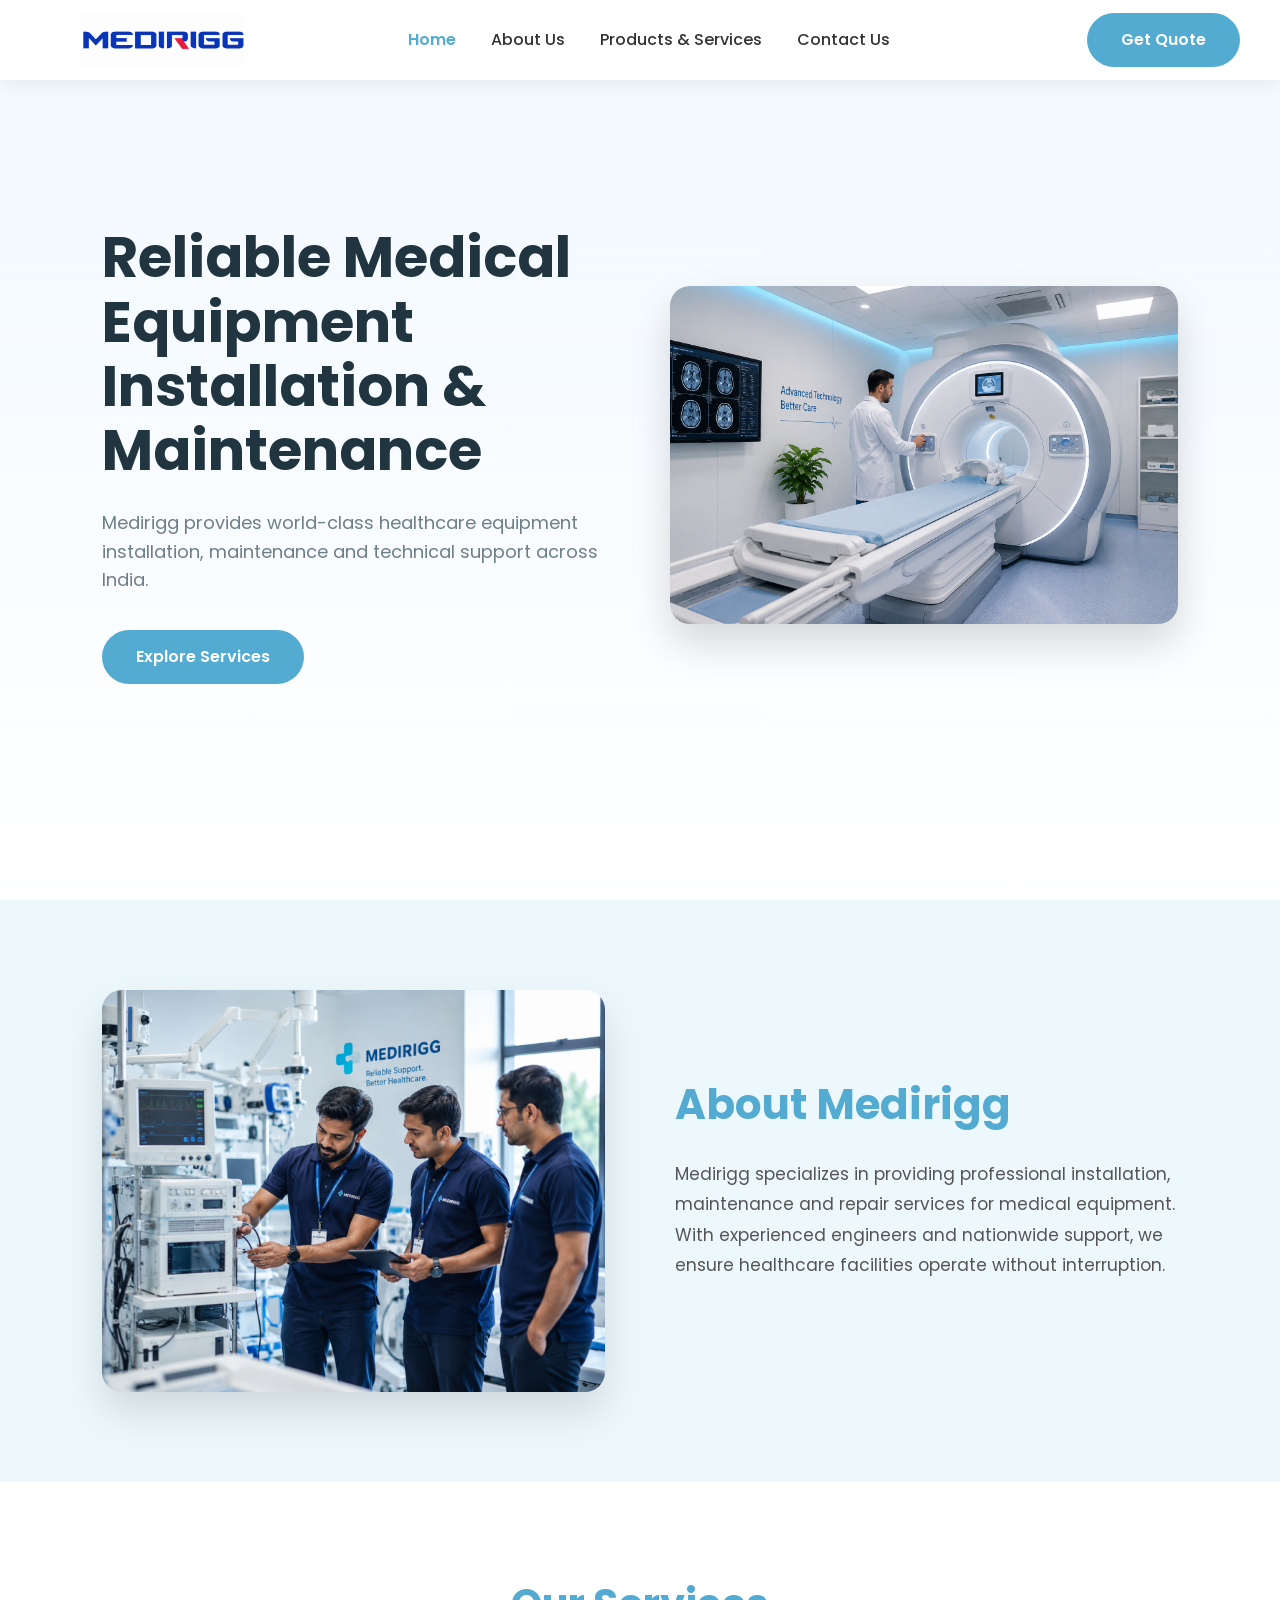
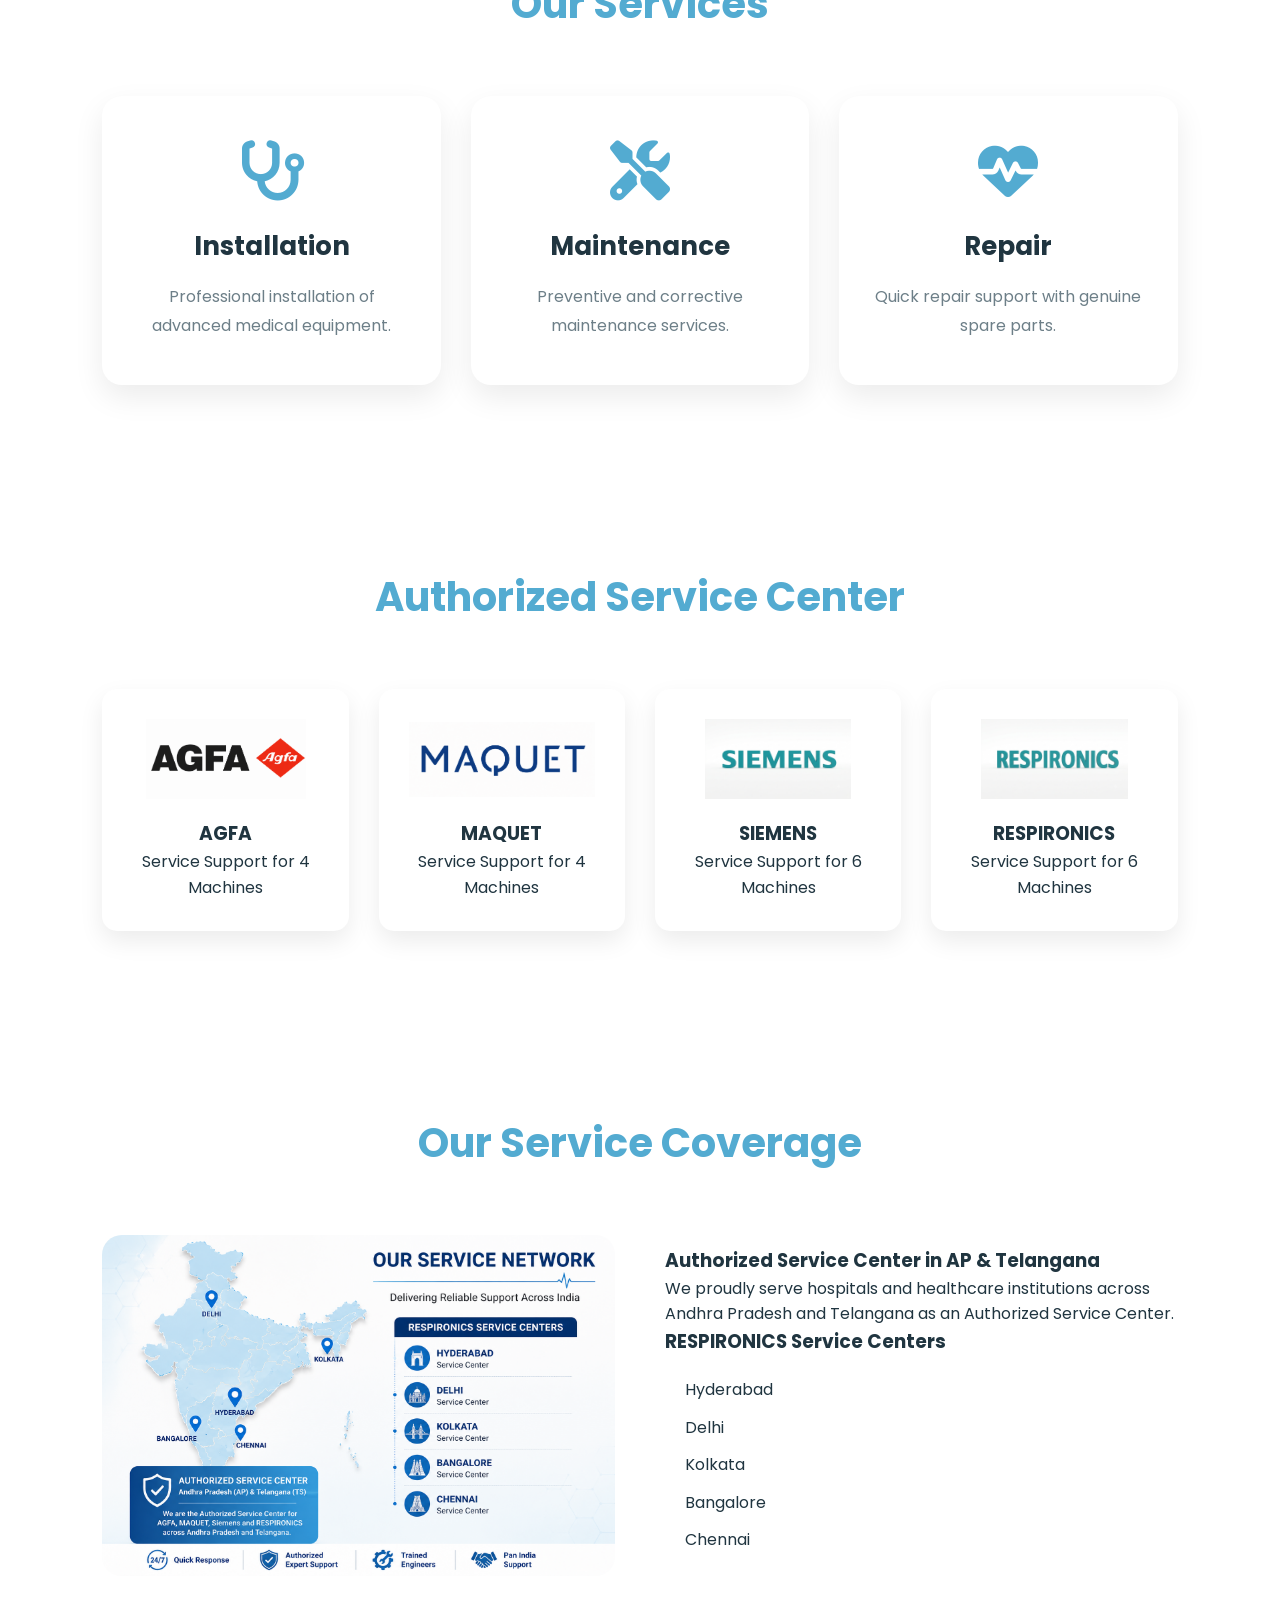
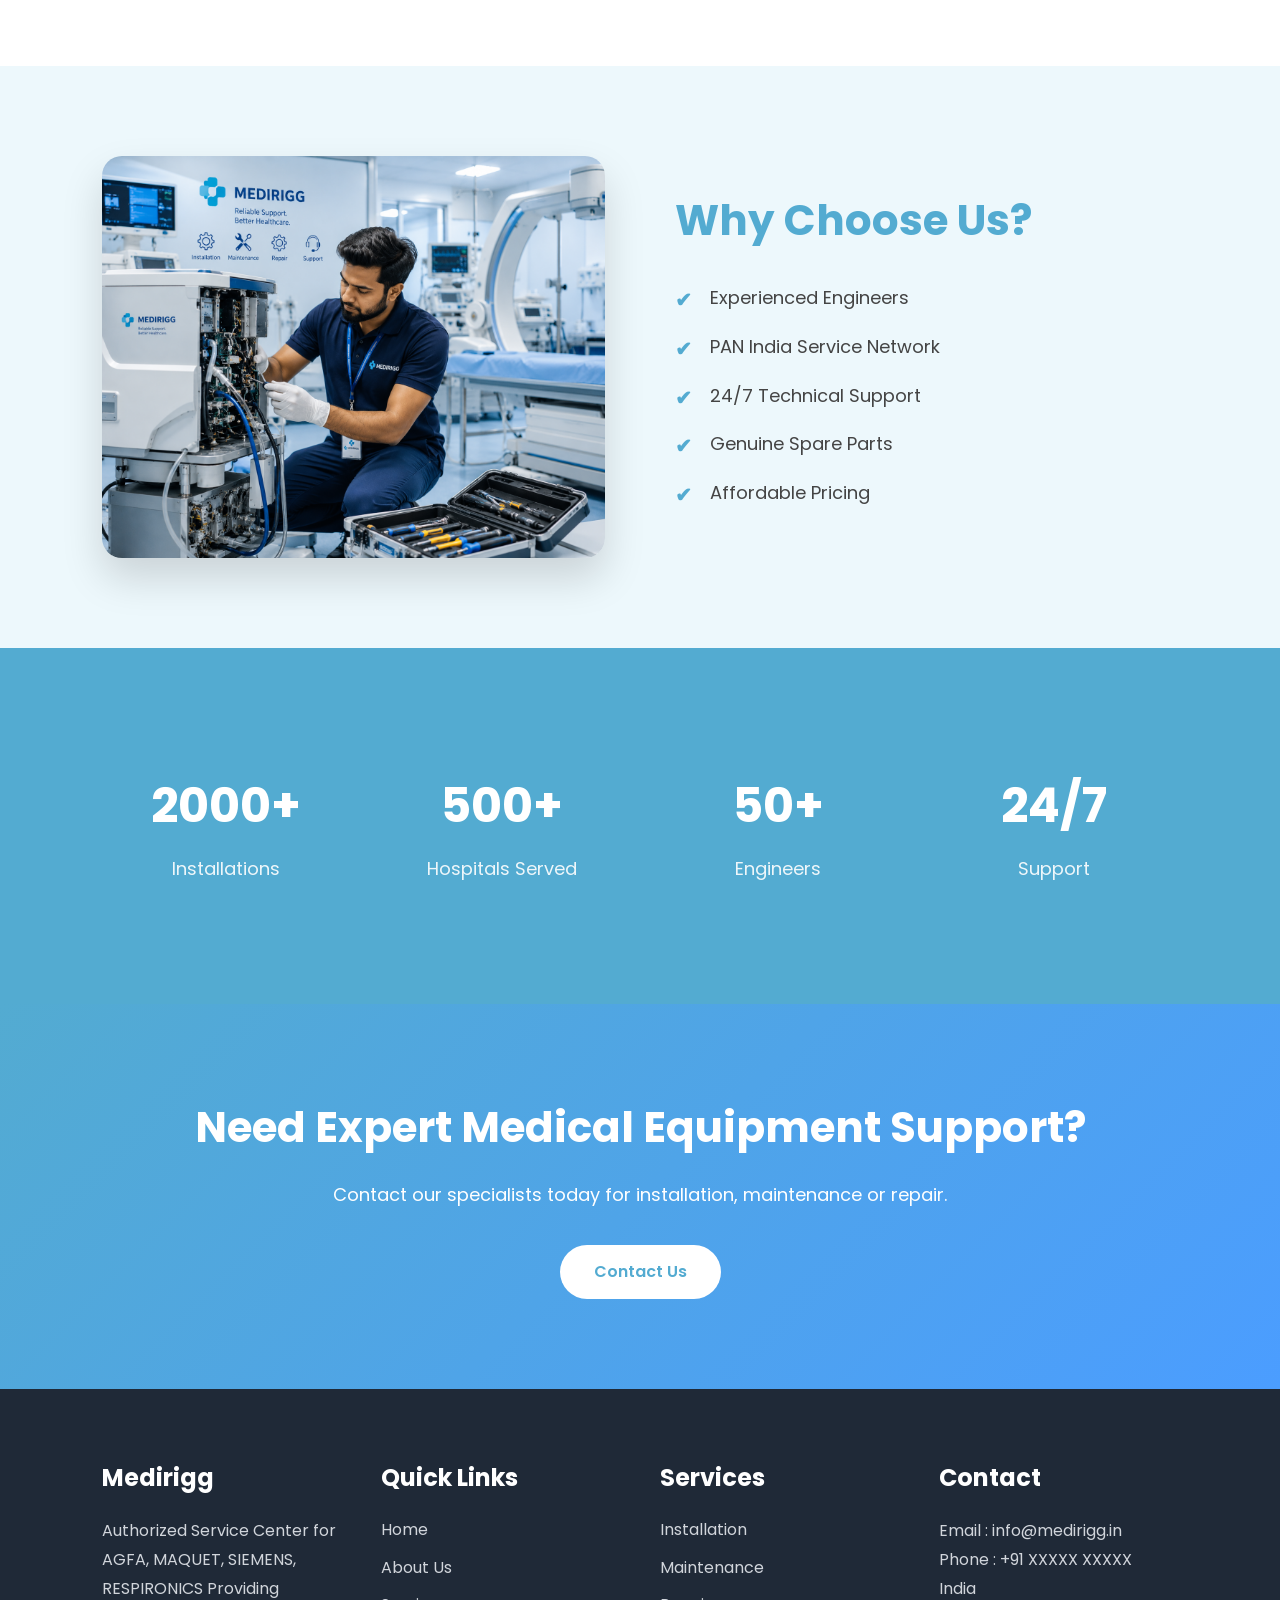
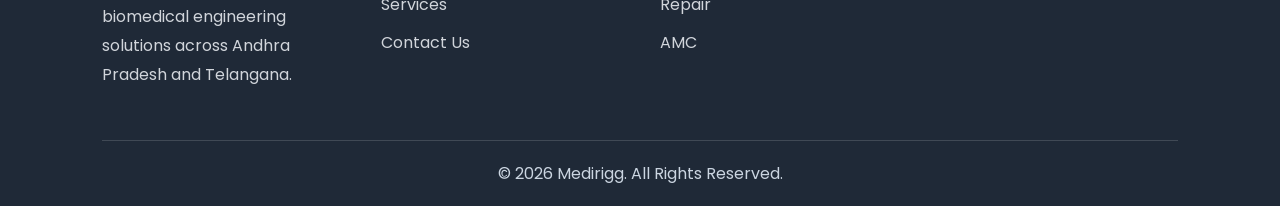
<file: index.html>
<!DOCTYPE html>
<html lang="en">
<head>
    <meta charset="UTF-8">
    <meta name="viewport" content="width=device-width, initial-scale=1.0">
    <title>Medirigg - Medical Equipment Services</title>

    <!-- Google Font -->
    <link href="https://fonts.googleapis.com/css2?family=Poppins:wght@300;400;500;600;700&display=swap" rel="stylesheet">

    <!-- Font Awesome -->
    <link rel="stylesheet"
        href="https://cdnjs.cloudflare.com/ajax/libs/font-awesome/6.6.0/css/all.min.css">

    <link rel="stylesheet" href="style.css">
</head>

<body>

<!-- ================= NAVBAR ================= -->

<header>

 <nav class="navbar">

<div class="logo">
    <a href="index.html">
        <img src="images/logo.png" alt="Medirigg Logo">
    </a>
</div>

    <ul class="nav-links" id="navLinks">

        <li><a href="index.html">Home</a></li>

        <li><a href="about.html">About Us</a></li>
<li class="dropdown">
    <a href="#">Products & Services</a>

    <ul class="dropdown-menu">

        <li class="dropdown-sub">
            <a href="services.html">Services ▸</a>

            <ul class="dropdown-submenu">
                <li><a href="siemens.html">Siemens</a></li>
                <li><a href="agfa.html">AGFA</a></li>
                <li><a href="maquet.html">MAQUET</a></li>
                <li><a href="respironics.html">RESPIRONICS</a></li>
            </ul>

        </li>

        <li><a href="sales.html">Sales</a></li>

    </ul>
</li>

        <li><a href="contact.html">Contact Us</a></li>

        <li>
            <a href="contact.html" class="mobile-btn">
                Get Quote
            </a>
        </li>

    </ul>

    <a href="contact.html" class="btn desktop-btn">
        Get Quote
    </a>

    <div class="hamburger" id="hamburger">

        <span></span>

        <span></span>

        <span></span>

    </div>

</nav>

</header>


<!-- ================= HERO ================= -->

<section class="hero" id="home">

<div class="hero-content">

    <div class="hero-text">

        <h1>
            Reliable Medical Equipment
            Installation & Maintenance
        </h1>

        <p>

            Medirigg provides world-class healthcare equipment installation,
            maintenance and technical support across India.

        </p>

        <a href="services.html" class="hero-btn">
            Explore Services
        </a>

    </div>


    <div class="hero-image">

        <img src="images/hero.jpg"
        alt="Medical Equipment">

    </div>

</div>

</section>



<!-- ================= ABOUT ================= -->

<section class="about" id="about">

<div class="about-container">

<div class="about-image">

<img src="images/about.jpg">

</div>


<div class="about-content">

<h2>
About Medirigg
</h2>

<p>

Medirigg specializes in providing professional installation,
maintenance and repair services for medical equipment.
With experienced engineers and nationwide support,
we ensure healthcare facilities operate without interruption.

</p>

<!-- <a href="#" class="btn">
Read More
</a> -->

</div>

</div>

</section>



<!-- ================= SERVICES ================= -->

<section class="services" id="services">

<h2 class="section-title">

Our Services

</h2>

<div class="service-container">

<div class="service-card">

<i class="fa-solid fa-stethoscope"></i>

<h3>
Installation
</h3>

<p>

Professional installation of advanced
medical equipment.

</p>

</div>


<div class="service-card">

<i class="fa-solid fa-screwdriver-wrench"></i>

<h3>
Maintenance
</h3>

<p>

Preventive and corrective maintenance
services.

</p>

</div>



<div class="service-card">

<i class="fa-solid fa-heart-pulse"></i>

<h3>
Repair
</h3>

<p>

Quick repair support with genuine spare
parts.

</p>

</div>

</div>

</section>

<section class="authorized-brands">

<h2 class="section-title">

Authorized Service Center

</h2>

<div class="brand-grid">

<div class="brand-card">

<img src="images/agfa.png">

<h3>AGFA</h3>

<p>Service Support for 4 Machines</p>

</div>

<div class="brand-card">

<img src="images/maquet.png">

<h3>MAQUET</h3>

<p>Service Support for 4 Machines</p>

</div>

<div class="brand-card">

<img src="images/siemens.png">

<h3>SIEMENS</h3>

<p>Service Support for 6 Machines</p>

</div>

<div class="brand-card">

<img src="images/respironics.png">

<h3>RESPIRONICS</h3>

<p>Service Support for 6 Machines</p>

</div>

</div>

</section>
<section class="coverage">

<h2 class="section-title">

Our Service Coverage

</h2>

<div class="coverage-container">

<div class="coverage-image">

<img src="images/service-network.jpg">

</div>

<div class="coverage-content">

<h3>

Authorized Service Center in AP & Telangana

</h3>

<p>

We proudly serve hospitals and healthcare institutions across Andhra Pradesh and Telangana as an Authorized Service Center.

</p>

<h3>

RESPIRONICS Service Centers

</h3>

<ul>

<li>Hyderabad</li>

<li>Delhi</li>

<li>Kolkata</li>

<li>Bangalore</li>

<li>Chennai</li>

</ul>

</div>

</div>

</section>

<!-- ================= WHY CHOOSE US ================= -->

<section class="why">

<div class="why-container">

<div class="why-image">

<img src="images/service1.jpg">

</div>


<div class="why-content">

<h2>

Why Choose Us?

</h2>

<ul>

<li>Experienced Engineers</li>

<li>PAN India Service Network</li>

<li>24/7 Technical Support</li>

<li>Genuine Spare Parts</li>

<li>Affordable Pricing</li>

</ul>

</div>

</div>

</section>




<!-- ================= STATS ================= -->

<section class="stats">

<div class="stat-box">

<h2>2000+</h2>

<p>Installations</p>

</div>


<div class="stat-box">

<h2>500+</h2>

<p>Hospitals Served</p>

</div>



<div class="stat-box">

<h2>50+</h2>

<p>Engineers</p>

</div>


<div class="stat-box">

<h2>24/7</h2>

<p>Support</p>

</div>

</section>




<!-- ================= CTA ================= -->

<section class="cta">

<h2>

Need Expert Medical Equipment Support?

</h2>

<p>

Contact our specialists today for installation,
maintenance or repair.

</p>

<a href="#" class="btn">

Contact Us

</a>

</section>




<!-- ================= FOOTER ================= -->

<footer id="contact">
    <div class="footer-container">

        <div class="footer-col">
            <h3>Medirigg</h3>
            <p>
                Authorized Service Center for
                AGFA, MAQUET, SIEMENS, RESPIRONICS
                Providing biomedical engineering solutions across Andhra Pradesh and Telangana.
            </p>
        </div>

        <div class="footer-col">
            <h3>Quick Links</h3>
            <a href="index.html">Home</a>
            <a href="about.html">About Us</a>
            <a href="services.html">Services</a>
            <a href="contact.html">Contact Us</a>
        </div>

        <div class="footer-col">
            <h3>Services</h3>
            <a href="#">Installation</a>
            <a href="#">Maintenance</a>
            <a href="#">Repair</a>
            <a href="#">AMC</a>
        </div>

        <div class="footer-col">
            <h3>Contact</h3>
            <p>Email : info@medirigg.in</p>
            <p>Phone : +91 XXXXX XXXXX</p>
            <p>India</p>
        </div>

    </div>

    <div class="copyright">
        © 2026 Medirigg. All Rights Reserved.
    </div>
</footer>

<script src="script.js"></script>

</body>
</html>
</file>
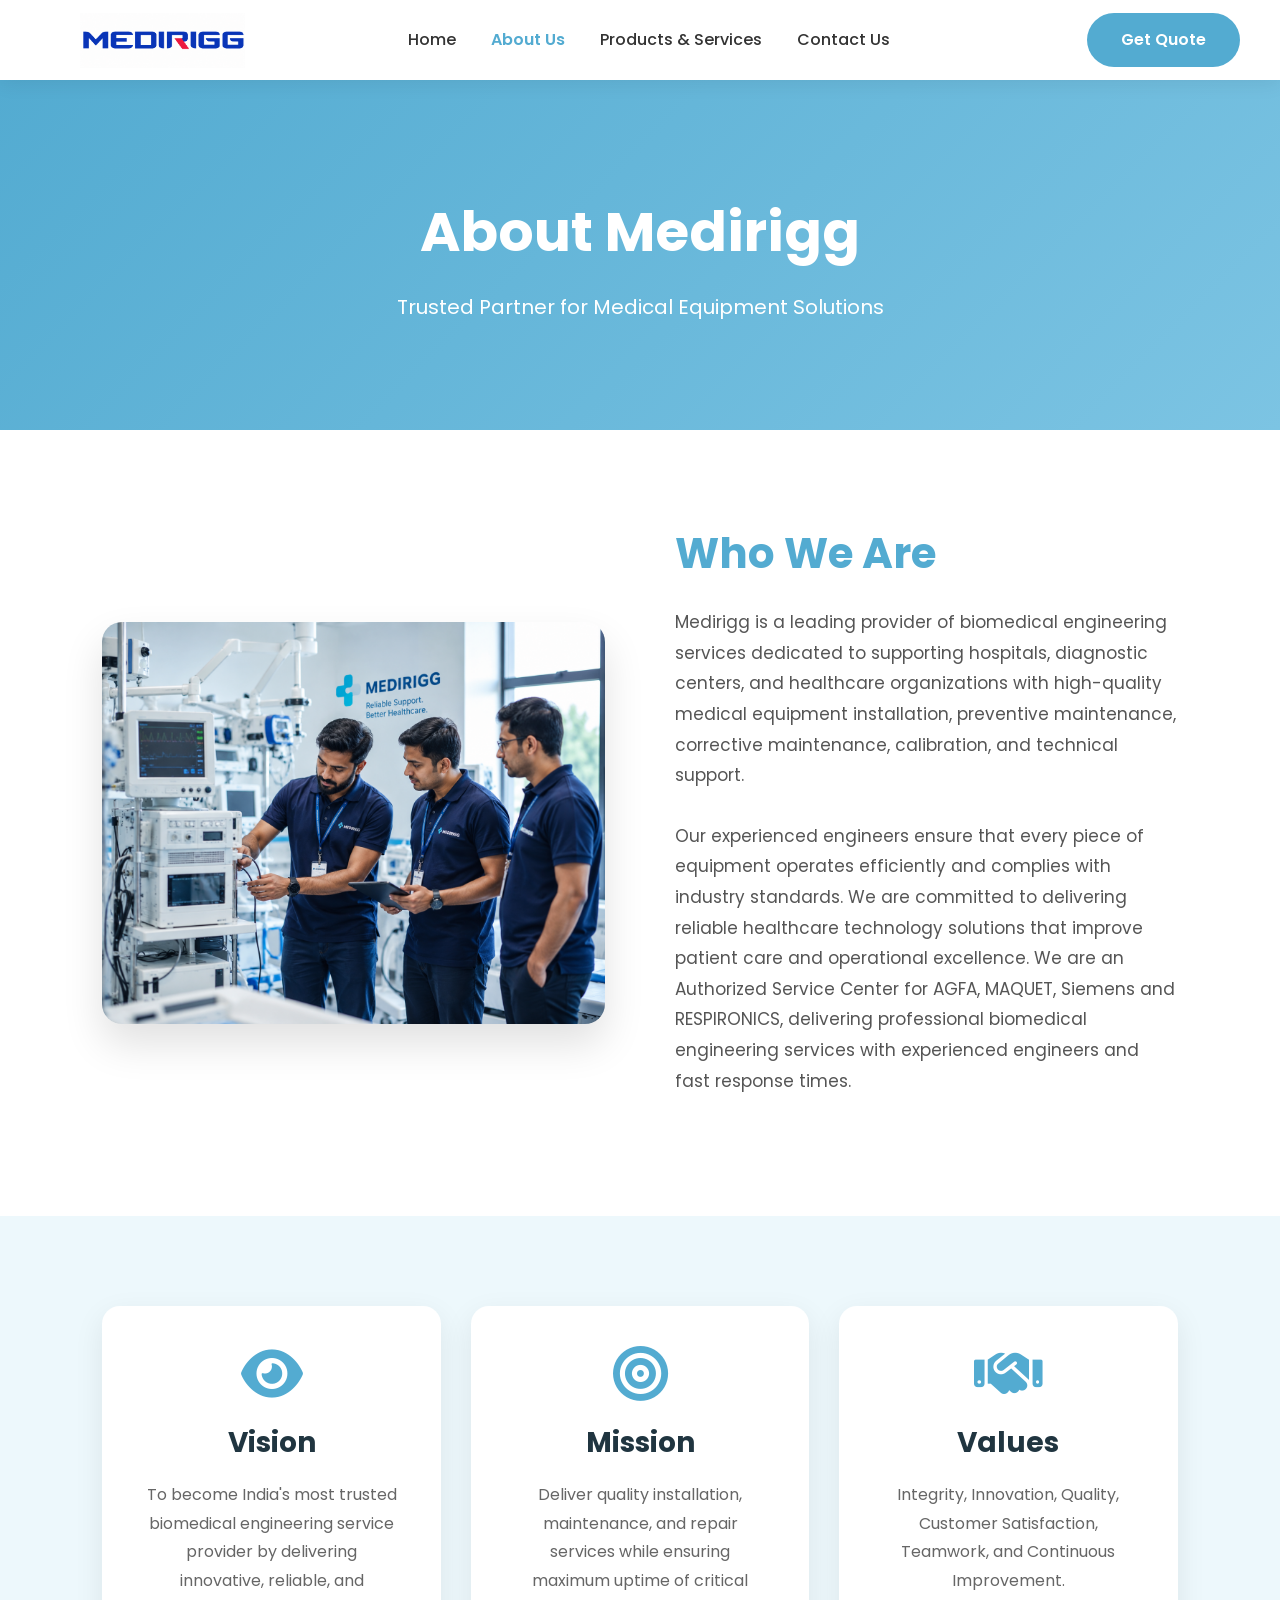
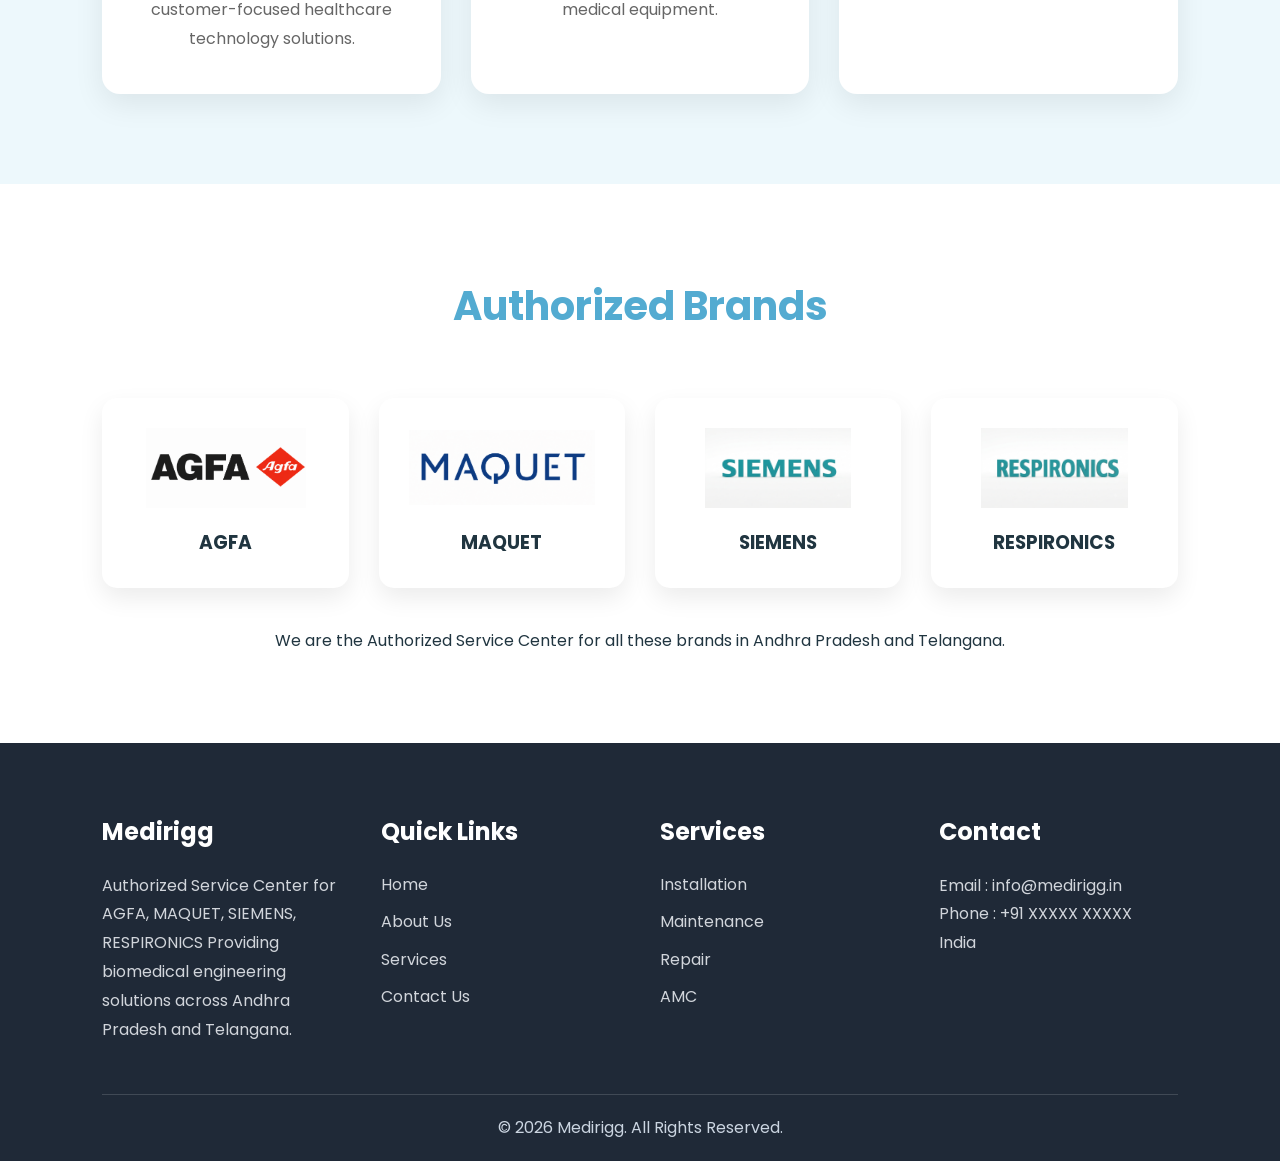
<file: about.html>
<!DOCTYPE html>
<html lang="en">

<head>

<meta charset="UTF-8">

<meta name="viewport" content="width=device-width, initial-scale=1.0">

<title>About Us | Medirigg</title>

<link href="https://fonts.googleapis.com/css2?family=Poppins:wght@300;400;500;600;700&display=swap" rel="stylesheet">

<link rel="stylesheet" href="https://cdnjs.cloudflare.com/ajax/libs/font-awesome/6.6.0/css/all.min.css">

<link rel="stylesheet" href="style.css">

</head>

<body>


<header>

 <nav class="navbar">

<div class="logo">
    <a href="index.html">
        <img src="images/logo.png" alt="Medirigg Logo">
    </a>
</div>

    <ul class="nav-links" id="navLinks">

        <li><a href="index.html">Home</a></li>

        <li><a href="about.html">About Us</a></li>
<li class="dropdown">
    <a href="#">Products & Services</a>

    <ul class="dropdown-menu">

        <li class="dropdown-sub">
            <a href="services.html">Services ▸</a>

            <ul class="dropdown-submenu">
                <li><a href="siemens.html">Siemens</a></li>
                <li><a href="agfa.html">AGFA</a></li>
                <li><a href="maquet.html">MAQUET</a></li>
                <li><a href="respironics.html">RESPIRONICS</a></li>
            </ul>

        </li>

        <li><a href="sales.html">Sales</a></li>

    </ul>
</li>

        <li><a href="contact.html">Contact Us</a></li>

        <li>
            <a href="contact.html" class="mobile-btn">
                Get Quote
            </a>
        </li>

    </ul>

    <a href="contact.html" class="btn desktop-btn">
        Get Quote
    </a>

    <div class="hamburger" id="hamburger">

        <span></span>

        <span></span>

        <span></span>

    </div>

</nav>

</header>



<section class="page-banner">

<h1>

About Medirigg

</h1>

<p>

Trusted Partner for Medical Equipment Solutions

</p>

</section>



<section class="about-page">

<div class="about-container">

<div class="about-image">

<img src="images/about.jpg">

</div>

<div class="about-content">

<h2>

Who We Are

</h2>

<p>

Medirigg is a leading provider of biomedical engineering services dedicated to supporting hospitals, diagnostic centers, and healthcare organizations with high-quality medical equipment installation, preventive maintenance, corrective maintenance, calibration, and technical support.

</p>

<p>

Our experienced engineers ensure that every piece of equipment operates efficiently and complies with industry standards. We are committed to delivering reliable healthcare technology solutions that improve patient care and operational excellence.
We are an Authorized Service Center for AGFA, MAQUET, Siemens and RESPIRONICS, delivering professional biomedical engineering services with experienced engineers and fast response times.
</p>

</div>

</div>

</section>



<section class="mission">

<div class="mission-box">

<div class="mission-card">

<i class="fa-solid fa-eye"></i>

<h3>

Vision

</h3>

<p>

To become India's most trusted biomedical engineering service provider by delivering innovative, reliable, and customer-focused healthcare technology solutions.

</p>

</div>



<div class="mission-card">

<i class="fa-solid fa-bullseye"></i>

<h3>

Mission

</h3>

<p>

Deliver quality installation, maintenance, and repair services while ensuring maximum uptime of critical medical equipment.

</p>

</div>



<div class="mission-card">

<i class="fa-solid fa-handshake"></i>

<h3>

Values

</h3>

<p>

Integrity, Innovation, Quality, Customer Satisfaction, Teamwork, and Continuous Improvement.

</p>

</div>

</div>

</section>
<section class="brands-page">

<h2 class="section-title">

Authorized Brands

</h2>

<div class="brand-grid">

<div class="brand-card">

<img src="images/agfa.png">

<h3>AGFA</h3>

</div>

<div class="brand-card">

<img src="images/maquet.png">

<h3>MAQUET</h3>

</div>

<div class="brand-card">

<img src="images/siemens.png">

<h3>SIEMENS</h3>

</div>

<div class="brand-card">

<img src="images/respironics.png">

<h3>RESPIRONICS</h3>

</div>

</div>

<p style="text-align:center;margin-top:40px;">

We are the Authorized Service Center for all these brands in Andhra Pradesh and Telangana.

</p>

</section>

<footer id="contact">
    <div class="footer-container">

        <div class="footer-col">
            <h3>Medirigg</h3>
            <p>
                Authorized Service Center for
                AGFA, MAQUET, SIEMENS, RESPIRONICS
                Providing biomedical engineering solutions across Andhra Pradesh and Telangana.
            </p>
        </div>

        <div class="footer-col">
            <h3>Quick Links</h3>
            <a href="index.html">Home</a>
            <a href="about.html">About Us</a>
            <a href="services.html">Services</a>
            <a href="contact.html">Contact Us</a>
        </div>

        <div class="footer-col">
            <h3>Services</h3>
            <a href="#">Installation</a>
            <a href="#">Maintenance</a>
            <a href="#">Repair</a>
            <a href="#">AMC</a>
        </div>

        <div class="footer-col">
            <h3>Contact</h3>
            <p>Email : info@medirigg.in</p>
            <p>Phone : +91 XXXXX XXXXX</p>
            <p>India</p>
        </div>

    </div>

    <div class="copyright">
        © 2026 Medirigg. All Rights Reserved.
    </div>
</footer>

<script src="script.js"></script>

</body>

</html>
</file>
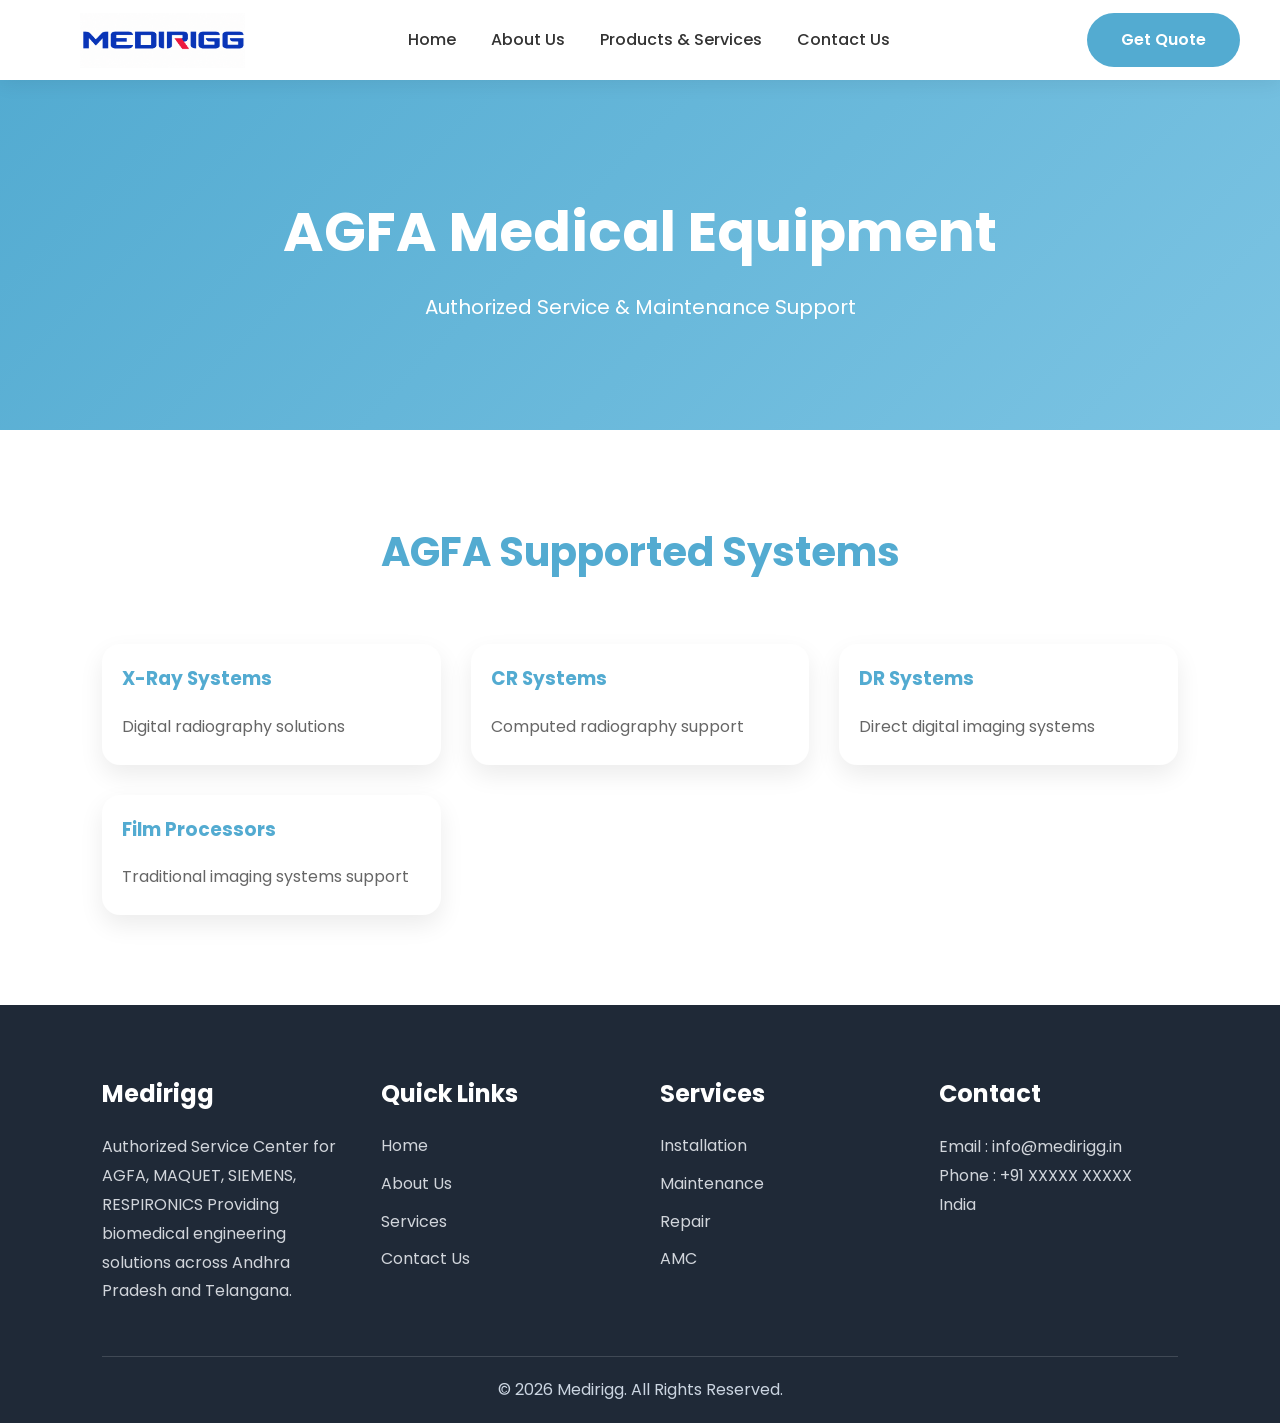
<file: agfa.html>
<!DOCTYPE html>
<html lang="en">
<head>
<meta charset="UTF-8">
<meta name="viewport" content="width=device-width, initial-scale=1.0">

<title>AGFA Services | Medirigg</title>

<link href="https://fonts.googleapis.com/css2?family=Poppins:wght@300;400;500;600;700&display=swap" rel="stylesheet">
<link rel="stylesheet" href="style.css">
</head>

<body>

<header>

 <nav class="navbar">

<div class="logo">
    <a href="index.html">
        <img src="images/logo.png" alt="Medirigg Logo">
    </a>
</div>

    <ul class="nav-links" id="navLinks">

        <li><a href="index.html">Home</a></li>

        <li><a href="about.html">About Us</a></li>
<li class="dropdown">
    <a href="#">Products & Services</a>

    <ul class="dropdown-menu">

        <li class="dropdown-sub">
            <a href="services.html">Services ▸</a>

            <ul class="dropdown-submenu">
                <li><a href="siemens.html">Siemens</a></li>
                <li><a href="agfa.html">AGFA</a></li>
                <li><a href="maquet.html">MAQUET</a></li>
                <li><a href="respironics.html">RESPIRONICS</a></li>
            </ul>

        </li>

        <li><a href="sales.html">Sales</a></li>

    </ul>
</li>

        <li><a href="contact.html">Contact Us</a></li>

        <li>
            <a href="contact.html" class="mobile-btn">
                Get Quote
            </a>
        </li>

    </ul>

    <a href="contact.html" class="btn desktop-btn">
        Get Quote
    </a>

    <div class="hamburger" id="hamburger">

        <span></span>

        <span></span>

        <span></span>

    </div>

</nav>

</header>

<section class="page-banner">
    <h1>AGFA Medical Equipment</h1>
    <p>Authorized Service & Maintenance Support</p>
</section>

<section class="services-page">
    <h2 class="section-title">AGFA Supported Systems</h2>

    <div class="service-grid">

        <div class="service-box">
            <h3>X-Ray Systems</h3>
            <p>Digital radiography solutions</p>
        </div>

        <div class="service-box">
            <h3>CR Systems</h3>
            <p>Computed radiography support</p>
        </div>

        <div class="service-box">
            <h3>DR Systems</h3>
            <p>Direct digital imaging systems</p>
        </div>

        <div class="service-box">
            <h3>Film Processors</h3>
            <p>Traditional imaging systems support</p>
        </div>

    </div>
</section>

<footer id="contact">
    <div class="footer-container">

        <div class="footer-col">
            <h3>Medirigg</h3>
            <p>
                Authorized Service Center for
                AGFA, MAQUET, SIEMENS, RESPIRONICS
                Providing biomedical engineering solutions across Andhra Pradesh and Telangana.
            </p>
        </div>

        <div class="footer-col">
            <h3>Quick Links</h3>
            <a href="index.html">Home</a>
            <a href="about.html">About Us</a>
            <a href="services.html">Services</a>
            <a href="contact.html">Contact Us</a>
        </div>

        <div class="footer-col">
            <h3>Services</h3>
            <a href="#">Installation</a>
            <a href="#">Maintenance</a>
            <a href="#">Repair</a>
            <a href="#">AMC</a>
        </div>

        <div class="footer-col">
            <h3>Contact</h3>
            <p>Email : info@medirigg.in</p>
            <p>Phone : +91 XXXXX XXXXX</p>
            <p>India</p>
        </div>

    </div>

    <div class="copyright">
        © 2026 Medirigg. All Rights Reserved.
    </div>
</footer>
<script src="script.js"></script>
</body>
</html>
</file>
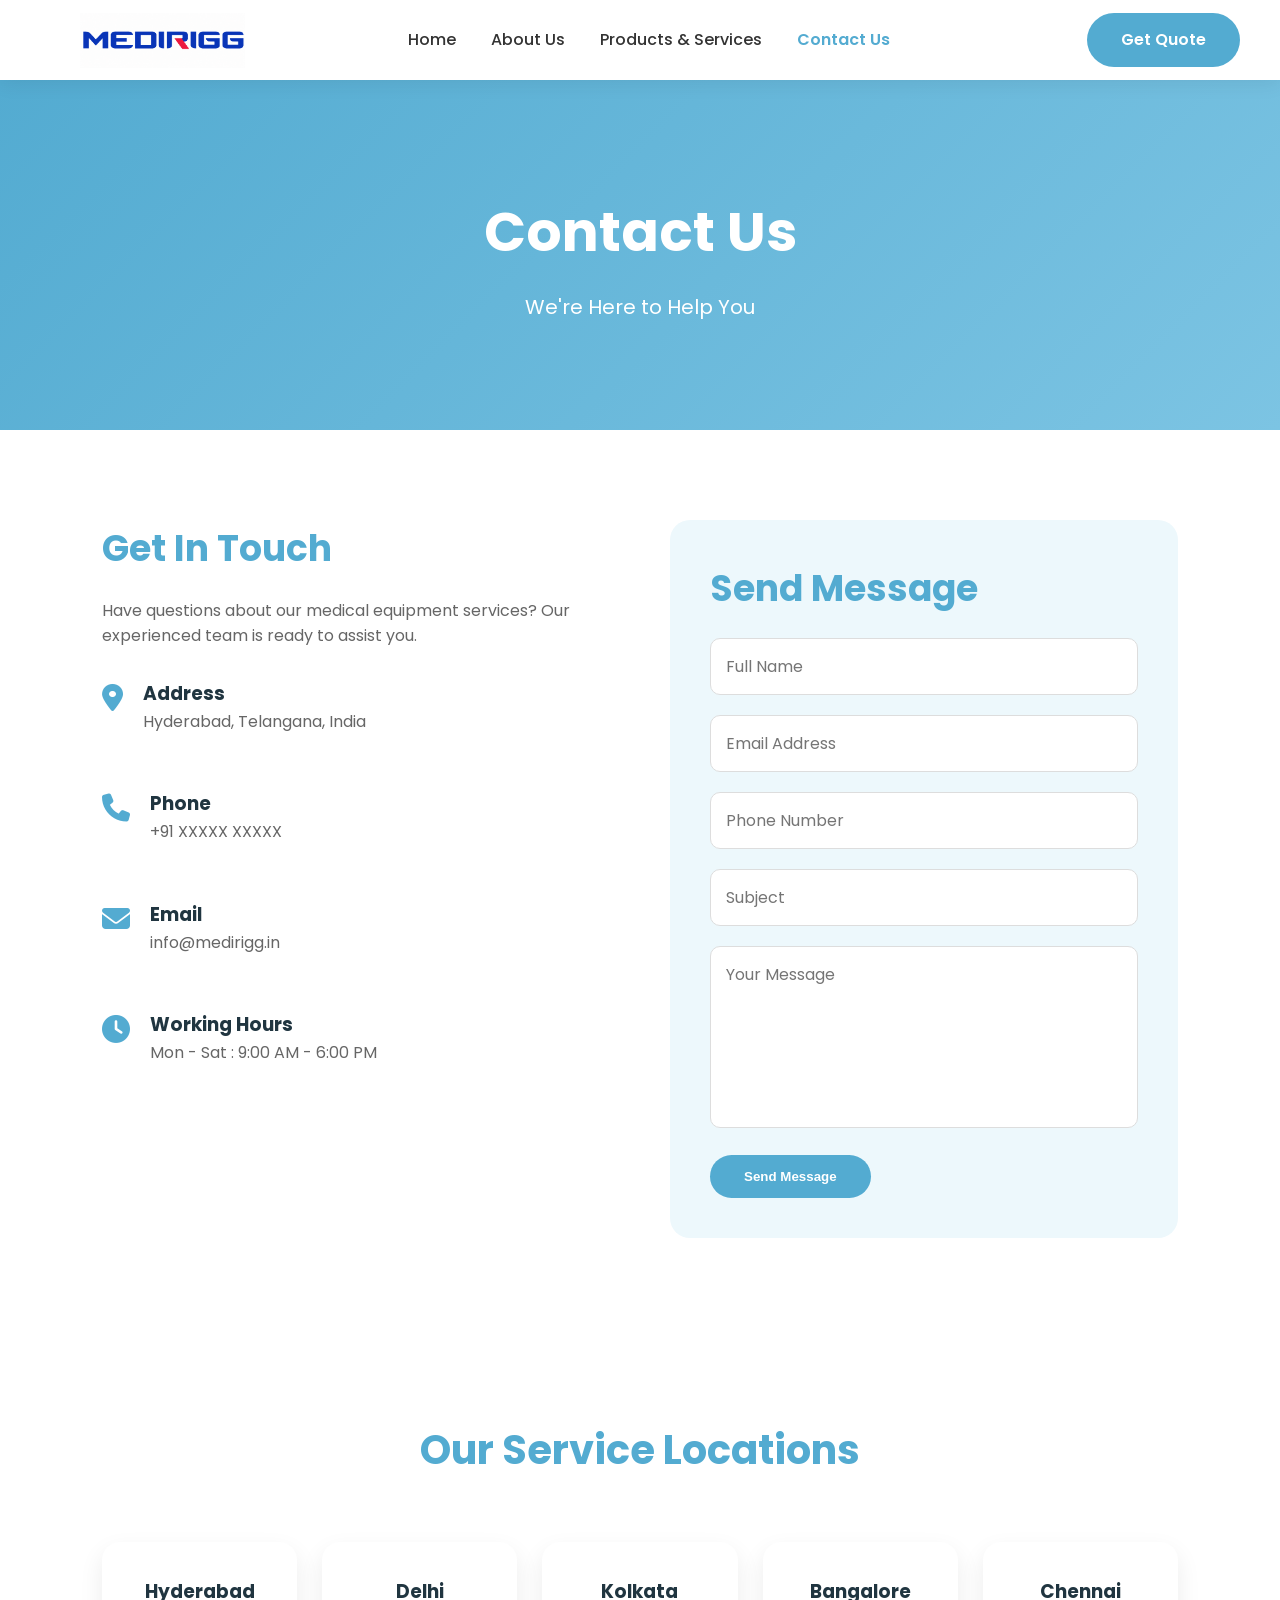
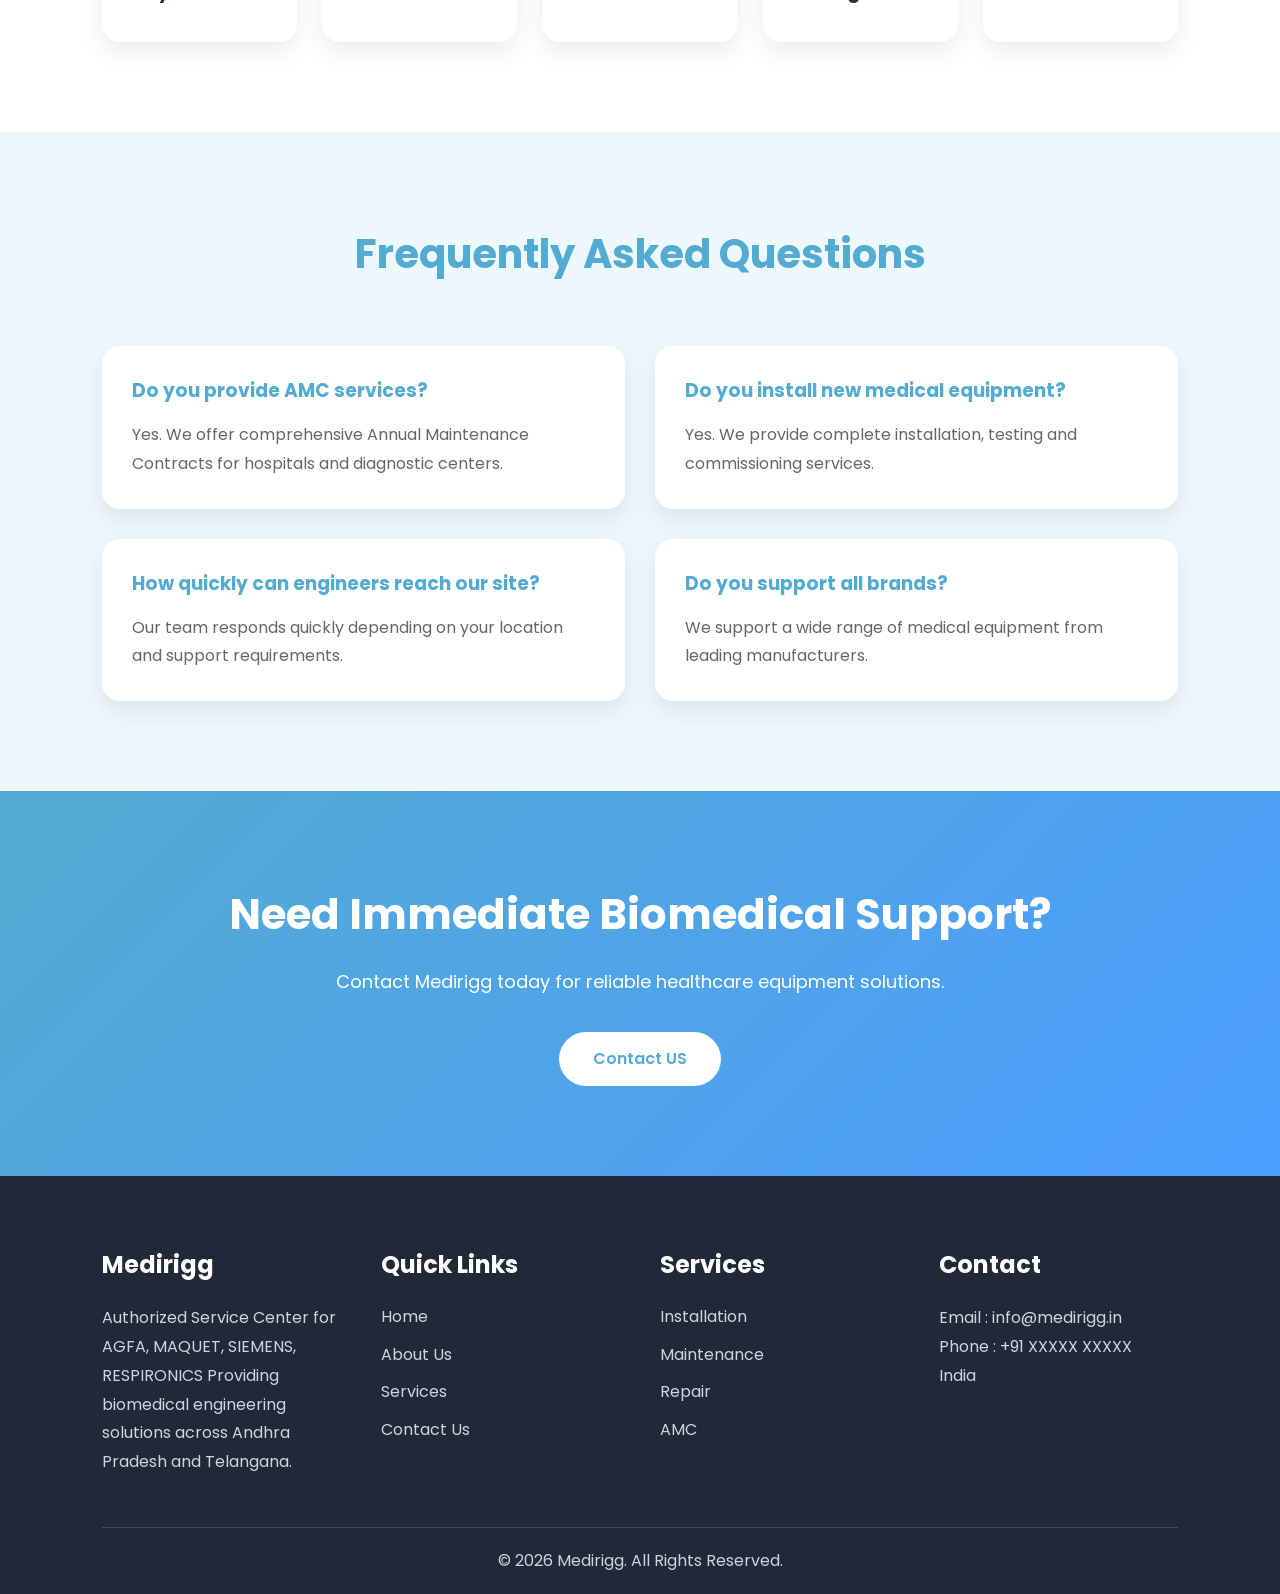
<file: contact.html>
<!DOCTYPE html>
<html lang="en">

<head>

<meta charset="UTF-8">
<meta name="viewport" content="width=device-width, initial-scale=1.0">

<title>Contact Us | Medirigg</title>

<link href="https://fonts.googleapis.com/css2?family=Poppins:wght@300;400;500;600;700&display=swap" rel="stylesheet">

<link rel="stylesheet"
href="https://cdnjs.cloudflare.com/ajax/libs/font-awesome/6.6.0/css/all.min.css">

<link rel="stylesheet" href="style.css">

</head>

<body>
<header>

 <nav class="navbar">

<div class="logo">
    <a href="index.html">
        <img src="images/logo.png" alt="Medirigg Logo">
    </a>
</div>

    <ul class="nav-links" id="navLinks">

        <li><a href="index.html">Home</a></li>

        <li><a href="about.html">About Us</a></li>
<li class="dropdown">
    <a href="#">Products & Services</a>

    <ul class="dropdown-menu">

        <li class="dropdown-sub">
            <a href="services.html">Services ▸</a>

            <ul class="dropdown-submenu">
                <li><a href="siemens.html">Siemens</a></li>
                <li><a href="agfa.html">AGFA</a></li>
                <li><a href="maquet.html">MAQUET</a></li>
                <li><a href="respironics.html">RESPIRONICS</a></li>
            </ul>

        </li>

        <li><a href="sales.html">Sales</a></li>

    </ul>
</li>

        <li><a href="contact.html">Contact Us</a></li>

        <li>
            <a href="contact.html" class="mobile-btn">
                Get Quote
            </a>
        </li>

    </ul>

    <a href="contact.html" class="btn desktop-btn">
        Get Quote
    </a>

    <div class="hamburger" id="hamburger">

        <span></span>

        <span></span>

        <span></span>

    </div>

</nav>

</header>



<section class="page-banner">

<h1>Contact Us</h1>

<p>We're Here to Help You</p>

</section>



<section class="contact-page">

<div class="contact-container">


<div class="contact-info">

<h2>Get In Touch</h2>

<p>

Have questions about our medical equipment services?
Our experienced team is ready to assist you.

</p>

<div class="info-box">

<i class="fa-solid fa-location-dot"></i>

<div>

<h3>Address</h3>

<p>Hyderabad, Telangana, India</p>

</div>

</div>

<div class="info-box">

<i class="fa-solid fa-phone"></i>

<div>

<h3>Phone</h3>

<p>+91 XXXXX XXXXX</p>

</div>

</div>

<div class="info-box">

<i class="fa-solid fa-envelope"></i>

<div>

<h3>Email</h3>

<p>info@medirigg.in</p>

</div>

</div>

<div class="info-box">

<i class="fa-solid fa-clock"></i>

<div>

<h3>Working Hours</h3>

<p>Mon - Sat : 9:00 AM - 6:00 PM</p>

</div>

</div>

</div>



<div class="contact-form">

<h2>Send Message</h2>

<form>

<input type="text" placeholder="Full Name" required>

<input type="email" placeholder="Email Address" required>

<input type="text" placeholder="Phone Number">

<input type="text" placeholder="Subject">

<textarea rows="6" placeholder="Your Message"></textarea>

<button class="btn" type="submit">

Send Message

</button>

</form>

</div>

</div>

</section>

<section class="locations">

<h2 class="section-title">

Our Service Locations

</h2>

<div class="process-grid">

<div class="process-card">

<h3>Hyderabad</h3>

</div>

<div class="process-card">

<h3>Delhi</h3>

</div>

<div class="process-card">

<h3>Kolkata</h3>

</div>

<div class="process-card">

<h3>Bangalore</h3>

</div>

<div class="process-card">

<h3>Chennai</h3>

</div>

</div>

</section>

<section class="faq">

<h2 class="section-title">

Frequently Asked Questions

</h2>

<div class="faq-container">

<div class="faq-card">

<h3>Do you provide AMC services?</h3>

<p>Yes. We offer comprehensive Annual Maintenance Contracts for hospitals and diagnostic centers.</p>

</div>

<div class="faq-card">

<h3>Do you install new medical equipment?</h3>

<p>Yes. We provide complete installation, testing and commissioning services.</p>

</div>

<div class="faq-card">

<h3>How quickly can engineers reach our site?</h3>

<p>Our team responds quickly depending on your location and support requirements.</p>

</div>

<div class="faq-card">

<h3>Do you support all brands?</h3>

<p>We support a wide range of medical equipment from leading manufacturers.</p>

</div>

</div>

</section>



<section class="cta">

<h2>

Need Immediate Biomedical Support?

</h2>

<p>

Contact Medirigg today for reliable healthcare equipment solutions.

</p>

<a href="#" class="btn">

Contact US

</a>

</section>



<footer id="contact">
    <div class="footer-container">

        <div class="footer-col">
            <h3>Medirigg</h3>
            <p>
                Authorized Service Center for
                AGFA, MAQUET, SIEMENS, RESPIRONICS
                Providing biomedical engineering solutions across Andhra Pradesh and Telangana.
            </p>
        </div>

        <div class="footer-col">
            <h3>Quick Links</h3>
            <a href="index.html">Home</a>
            <a href="about.html">About Us</a>
            <a href="services.html">Services</a>
            <a href="contact.html">Contact Us</a>
        </div>

        <div class="footer-col">
            <h3>Services</h3>
            <a href="#">Installation</a>
            <a href="#">Maintenance</a>
            <a href="#">Repair</a>
            <a href="#">AMC</a>
        </div>

        <div class="footer-col">
            <h3>Contact</h3>
            <p>Email : info@medirigg.in</p>
            <p>Phone : +91 XXXXX XXXXX</p>
            <p>India</p>
        </div>

    </div>

    <div class="copyright">
        © 2026 Medirigg. All Rights Reserved.
    </div>
</footer>
<script src="script.js"></script>

</body>

</html>
</file>
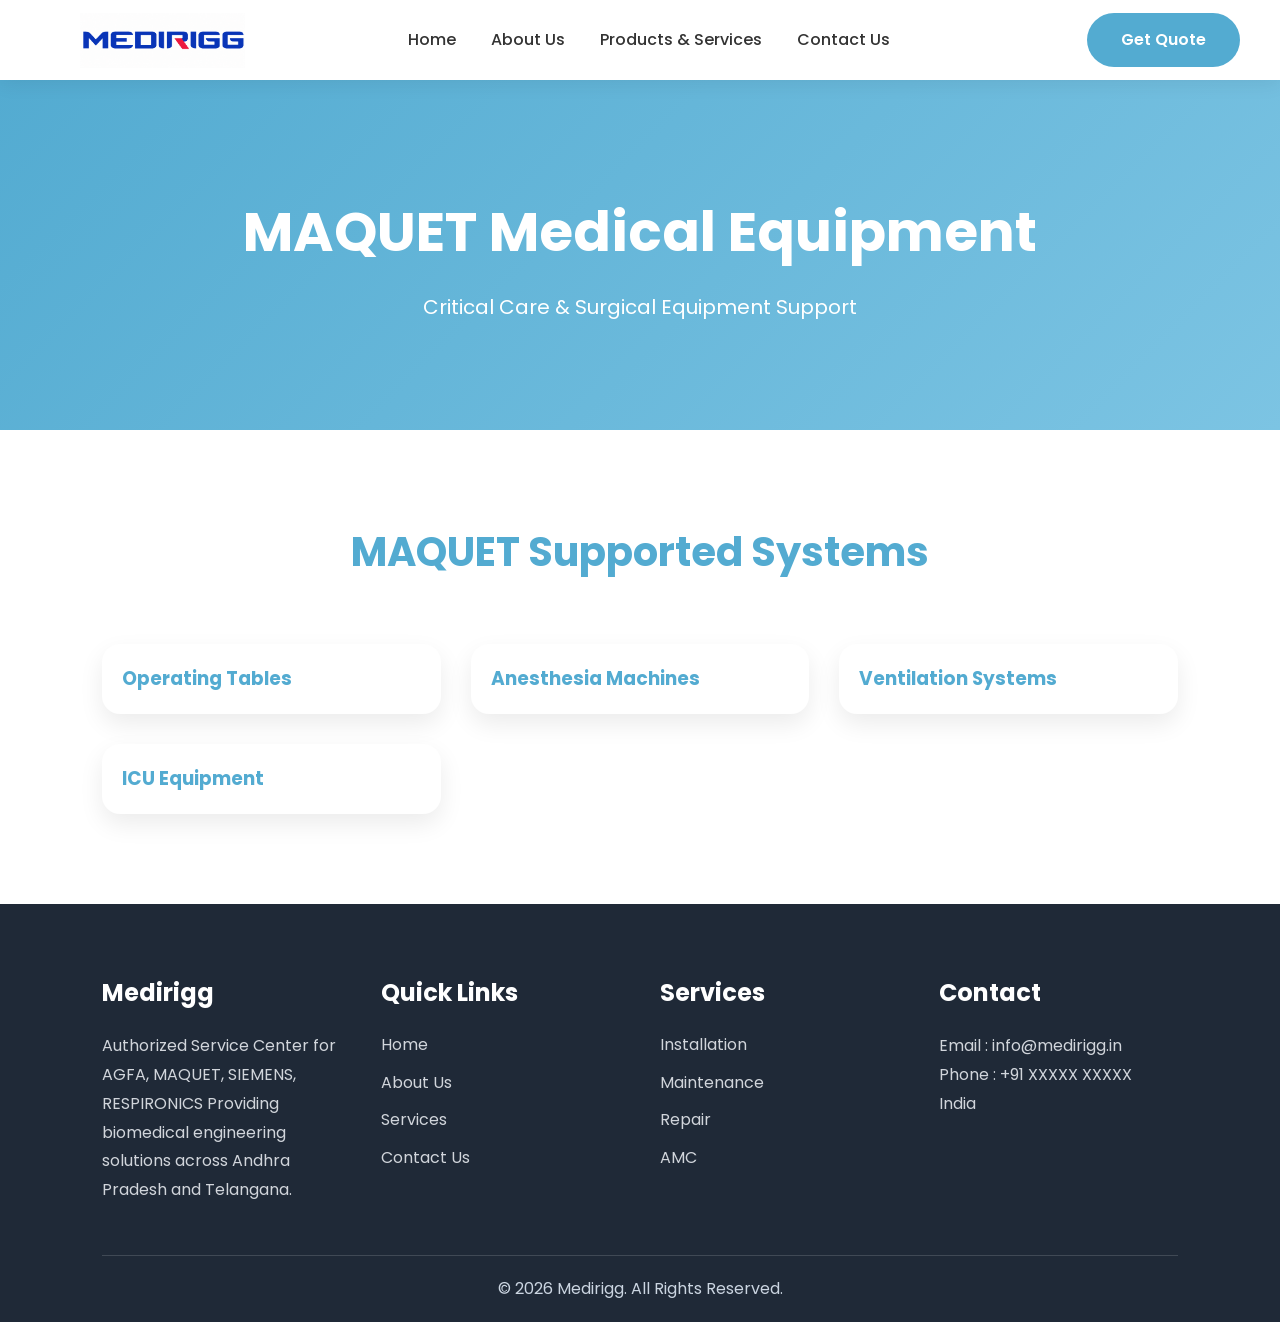
<file: maquet.html>
<!DOCTYPE html>
<html lang="en">
<head>
<meta charset="UTF-8">
<meta name="viewport" content="width=device-width, initial-scale=1.0">

<title>MAQUET Services | Medirigg</title>

<link href="https://fonts.googleapis.com/css2?family=Poppins:wght@300;400;500;600;700&display=swap" rel="stylesheet">
<link rel="stylesheet" href="style.css">
</head>

<body>

<header>

 <nav class="navbar">

<div class="logo">
    <a href="index.html">
        <img src="images/logo.png" alt="Medirigg Logo">
    </a>
</div>

    <ul class="nav-links" id="navLinks">

        <li><a href="index.html">Home</a></li>

        <li><a href="about.html">About Us</a></li>
<li class="dropdown">
    <a href="#">Products & Services</a>

    <ul class="dropdown-menu">

        <li class="dropdown-sub">
            <a href="services.html">Services ▸</a>

            <ul class="dropdown-submenu">
                <li><a href="siemens.html">Siemens</a></li>
                <li><a href="agfa.html">AGFA</a></li>
                <li><a href="maquet.html">MAQUET</a></li>
                <li><a href="respironics.html">RESPIRONICS</a></li>
            </ul>

        </li>

        <li><a href="sales.html">Sales</a></li>

    </ul>
</li>

        <li><a href="contact.html">Contact Us</a></li>

        <li>
            <a href="contact.html" class="mobile-btn">
                Get Quote
            </a>
        </li>

    </ul>

    <a href="contact.html" class="btn desktop-btn">
        Get Quote
    </a>

    <div class="hamburger" id="hamburger">

        <span></span>

        <span></span>

        <span></span>

    </div>

</nav>

</header>

<section class="page-banner">
    <h1>MAQUET Medical Equipment</h1>
    <p>Critical Care & Surgical Equipment Support</p>
</section>

<section class="services-page">
    <h2 class="section-title">MAQUET Supported Systems</h2>

    <div class="service-grid">

        <div class="service-box">
            <h3>Operating Tables</h3>
        </div>

        <div class="service-box">
            <h3>Anesthesia Machines</h3>
        </div>

        <div class="service-box">
            <h3>Ventilation Systems</h3>
        </div>

        <div class="service-box">
            <h3>ICU Equipment</h3>
        </div>

    </div>
</section>

<footer id="contact">
    <div class="footer-container">

        <div class="footer-col">
            <h3>Medirigg</h3>
            <p>
                Authorized Service Center for
                AGFA, MAQUET, SIEMENS, RESPIRONICS
                Providing biomedical engineering solutions across Andhra Pradesh and Telangana.
            </p>
        </div>

        <div class="footer-col">
            <h3>Quick Links</h3>
            <a href="index.html">Home</a>
            <a href="about.html">About Us</a>
            <a href="services.html">Services</a>
            <a href="contact.html">Contact Us</a>
        </div>

        <div class="footer-col">
            <h3>Services</h3>
            <a href="#">Installation</a>
            <a href="#">Maintenance</a>
            <a href="#">Repair</a>
            <a href="#">AMC</a>
        </div>

        <div class="footer-col">
            <h3>Contact</h3>
            <p>Email : info@medirigg.in</p>
            <p>Phone : +91 XXXXX XXXXX</p>
            <p>India</p>
        </div>

    </div>

    <div class="copyright">
        © 2026 Medirigg. All Rights Reserved.
    </div>
</footer>
<script src="script.js"></script>
</body>
</html>
</file>
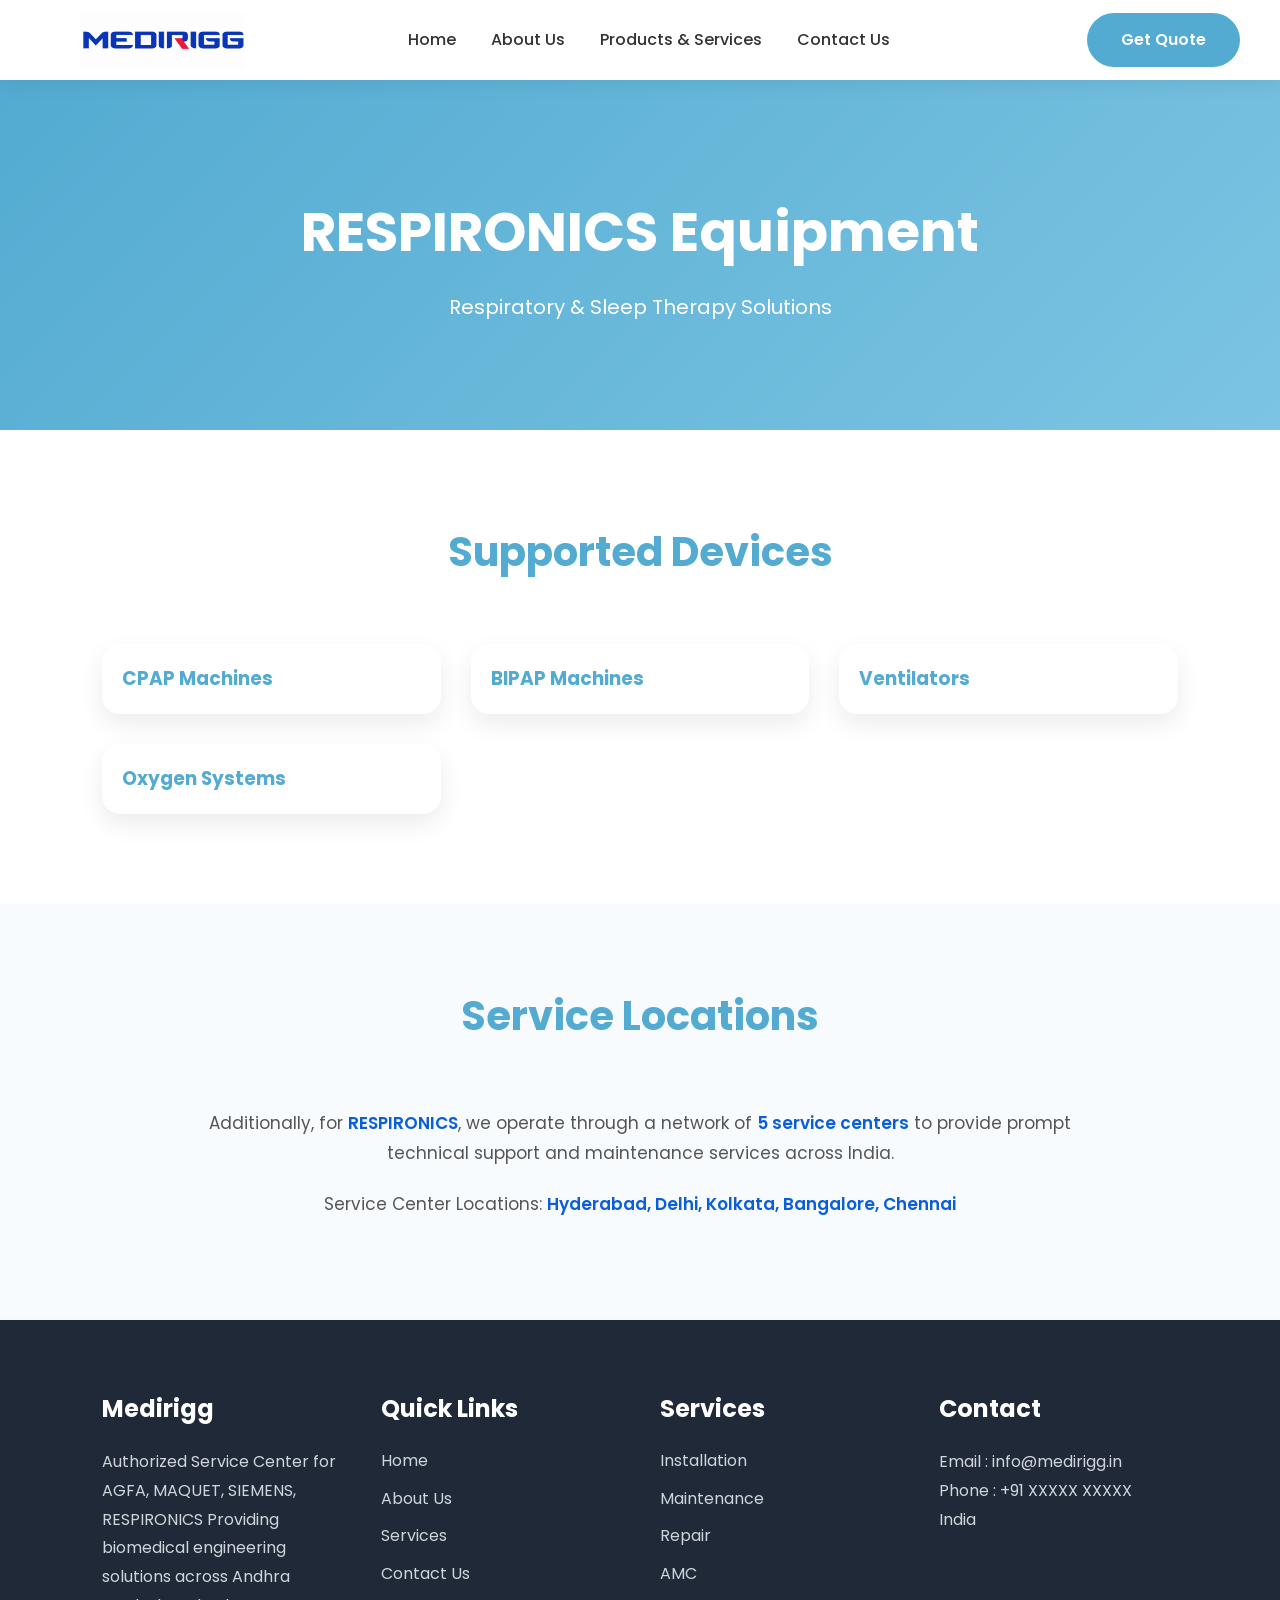
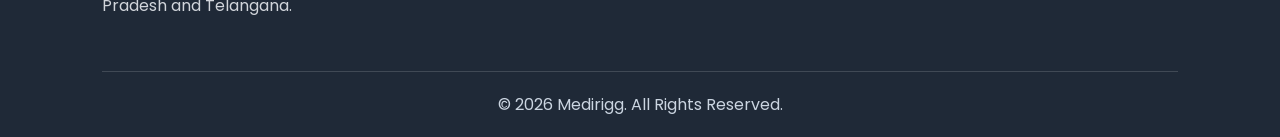
<file: respironics.html>
<!DOCTYPE html>
<html lang="en">
<head>
<meta charset="UTF-8">
<meta name="viewport" content="width=device-width, initial-scale=1.0">

<title>RESPIRONICS Services | Medirigg</title>

<link href="https://fonts.googleapis.com/css2?family=Poppins:wght@300;400;500;600;700&display=swap" rel="stylesheet">
<link rel="stylesheet" href="style.css">
</head>

<body>

<header>

 <nav class="navbar">

<div class="logo">
    <a href="index.html">
        <img src="images/logo.png" alt="Medirigg Logo">
    </a>
</div>

    <ul class="nav-links" id="navLinks">

        <li><a href="index.html">Home</a></li>

        <li><a href="about.html">About Us</a></li>
<li class="dropdown">
    <a href="#">Products & Services</a>

    <ul class="dropdown-menu">

        <li class="dropdown-sub">
            <a href="services.html">Services ▸</a>

            <ul class="dropdown-submenu">
                <li><a href="siemens.html">Siemens</a></li>
                <li><a href="agfa.html">AGFA</a></li>
                <li><a href="maquet.html">MAQUET</a></li>
                <li><a href="respironics.html">RESPIRONICS</a></li>
            </ul>

        </li>

        <li><a href="sales.html">Sales</a></li>

    </ul>
</li>

        <li><a href="contact.html">Contact Us</a></li>

        <li>
            <a href="contact.html" class="mobile-btn">
                Get Quote
            </a>
        </li>

    </ul>

    <a href="contact.html" class="btn desktop-btn">
        Get Quote
    </a>

    <div class="hamburger" id="hamburger">

        <span></span>

        <span></span>

        <span></span>

    </div>

</nav>

</header>
<section class="page-banner">
    <h1>RESPIRONICS Equipment</h1>
    <p>Respiratory & Sleep Therapy Solutions</p>
</section>

<section class="services-page">
    <h2 class="section-title">Supported Devices</h2>

    <div class="service-grid">

        <div class="service-box">
            <h3>CPAP Machines</h3>
        </div>

        <div class="service-box">
            <h3>BIPAP Machines</h3>
        </div>

        <div class="service-box">
            <h3>Ventilators</h3>
        </div>

        <div class="service-box">
            <h3>Oxygen Systems</h3>
        </div>

    </div>
</section>
<section class="network">

    <h2 class="section-title">
        Service Locations
    </h2>

    <div class="coverage-content">

        <p>
            Additionally, for <strong>RESPIRONICS</strong>, we operate through a network of
            <strong>5 service centers</strong> to provide prompt technical support and maintenance
            services across India.
        </p>
<p>
    Service Center Locations:
    <strong>Hyderabad, Delhi, Kolkata, Bangalore, Chennai</strong>
</p>
    

    </div>

</section>
<footer id="contact">
    <div class="footer-container">

        <div class="footer-col">
            <h3>Medirigg</h3>
            <p>
                Authorized Service Center for
                AGFA, MAQUET, SIEMENS, RESPIRONICS
                Providing biomedical engineering solutions across Andhra Pradesh and Telangana.
            </p>
        </div>

        <div class="footer-col">
            <h3>Quick Links</h3>
            <a href="index.html">Home</a>
            <a href="about.html">About Us</a>
            <a href="services.html">Services</a>
            <a href="contact.html">Contact Us</a>
        </div>

        <div class="footer-col">
            <h3>Services</h3>
            <a href="#">Installation</a>
            <a href="#">Maintenance</a>
            <a href="#">Repair</a>
            <a href="#">AMC</a>
        </div>

        <div class="footer-col">
            <h3>Contact</h3>
            <p>Email : info@medirigg.in</p>
            <p>Phone : +91 XXXXX XXXXX</p>
            <p>India</p>
        </div>

    </div>

    <div class="copyright">
        © 2026 Medirigg. All Rights Reserved.
    </div>
</footer>
<script src="script.js"></script>
</body>
</html>
</file>
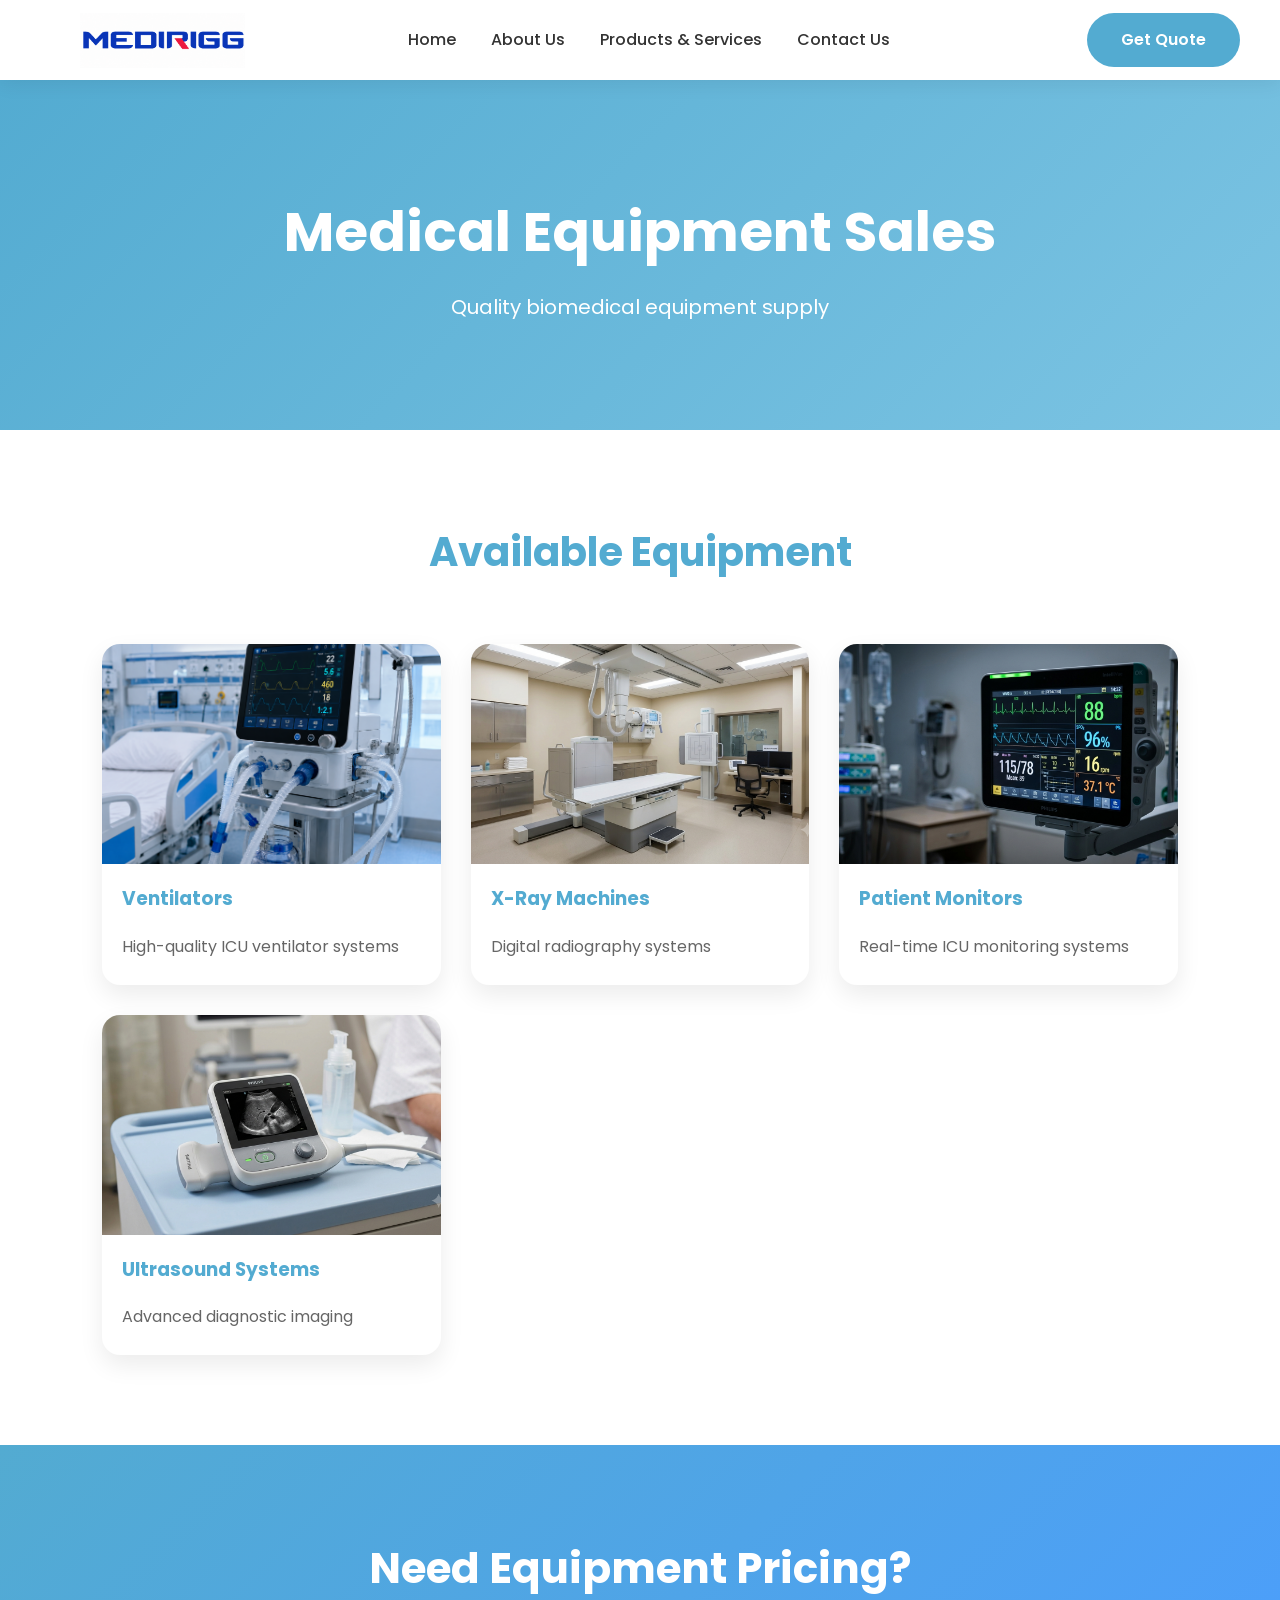
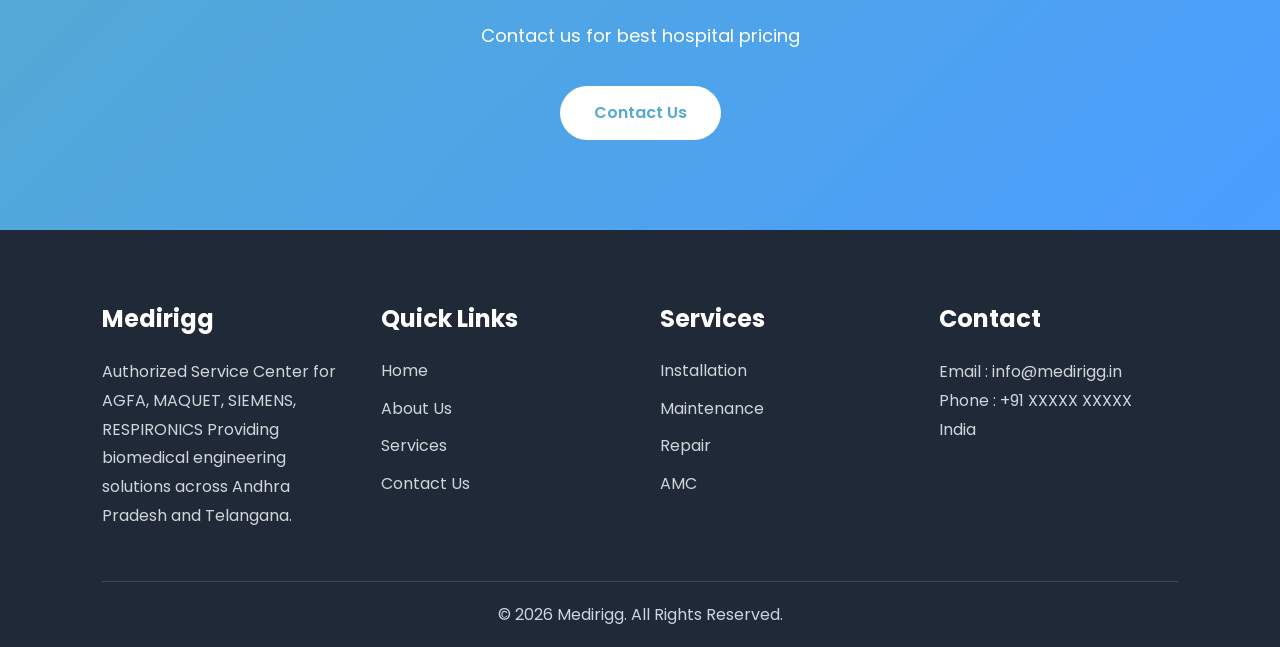
<file: sales.html>
<!DOCTYPE html>
<html lang="en">
<head>
<meta charset="UTF-8">
<meta name="viewport" content="width=device-width, initial-scale=1.0">

<title>Sales | Medirigg</title>

<link href="https://fonts.googleapis.com/css2?family=Poppins:wght@300;400;500;600;700&display=swap" rel="stylesheet">
<link rel="stylesheet" href="https://cdnjs.cloudflare.com/ajax/libs/font-awesome/6.6.0/css/all.min.css">
<link rel="stylesheet" href="style.css">
</head>

<body>
<header>

 <nav class="navbar">

<div class="logo">
    <a href="index.html">
        <img src="images/logo.png" alt="Medirigg Logo">
    </a>
</div>

    <ul class="nav-links" id="navLinks">

        <li><a href="index.html">Home</a></li>

        <li><a href="about.html">About Us</a></li>
<li class="dropdown">
    <a href="#">Products & Services</a>

    <ul class="dropdown-menu">

        <li class="dropdown-sub">
            <a href="services.html">Services ▸</a>

            <ul class="dropdown-submenu">
                <li><a href="siemens.html">Siemens</a></li>
                <li><a href="agfa.html">AGFA</a></li>
                <li><a href="maquet.html">MAQUET</a></li>
                <li><a href="respironics.html">RESPIRONICS</a></li>
            </ul>

        </li>

        <li><a href="sales.html">Sales</a></li>

    </ul>
</li>

        <li><a href="contact.html">Contact Us</a></li>

        <li>
            <a href="contact.html" class="mobile-btn">
                Get Quote
            </a>
        </li>

    </ul>

    <a href="contact.html" class="btn desktop-btn">
        Get Quote
    </a>

    <div class="hamburger" id="hamburger">

        <span></span>

        <span></span>

        <span></span>

    </div>

</nav>

</header>

<section class="page-banner">
<h1>Medical Equipment Sales</h1>
<p>Quality biomedical equipment supply</p>
</section>

<section class="services-page">

<h2 class="section-title">Available Equipment</h2>

<div class="service-grid">

<div class="service-box">
    <img src="images/ventilator.jpg">
    <h3>Ventilators</h3>
    <p>High-quality ICU ventilator systems</p>
</div>

<div class="service-box">
    <img src="images/xray.jpg">
    <h3>X-Ray Machines</h3>
    <p>Digital radiography systems</p>
</div>

<div class="service-box">
    <img src="images/patient-monitor.jpg">
    <h3>Patient Monitors</h3>
    <p>Real-time ICU monitoring systems</p>
</div>

<div class="service-box">
    <img src="images/ultrasound.jpg">
    <h3>Ultrasound Systems</h3>
    <p>Advanced diagnostic imaging</p>
</div>

</div>

</section>

<section class="cta">
<h2>Need Equipment Pricing?</h2>
<p>Contact us for best hospital pricing</p>
<a href="contact.html" class="btn">Contact Us</a>
</section>

<footer id="contact">
    <div class="footer-container">

        <div class="footer-col">
            <h3>Medirigg</h3>
            <p>
                Authorized Service Center for
                AGFA, MAQUET, SIEMENS, RESPIRONICS
                Providing biomedical engineering solutions across Andhra Pradesh and Telangana.
            </p>
        </div>

        <div class="footer-col">
            <h3>Quick Links</h3>
            <a href="index.html">Home</a>
            <a href="about.html">About Us</a>
            <a href="services.html">Services</a>
            <a href="contact.html">Contact Us</a>
        </div>

        <div class="footer-col">
            <h3>Services</h3>
            <a href="#">Installation</a>
            <a href="#">Maintenance</a>
            <a href="#">Repair</a>
            <a href="#">AMC</a>
        </div>

        <div class="footer-col">
            <h3>Contact</h3>
            <p>Email : info@medirigg.in</p>
            <p>Phone : +91 XXXXX XXXXX</p>
            <p>India</p>
        </div>

    </div>

    <div class="copyright">
        © 2026 Medirigg. All Rights Reserved.
    </div>
</footer>
<script src="script.js"></script>
</body>
</html>
</file>
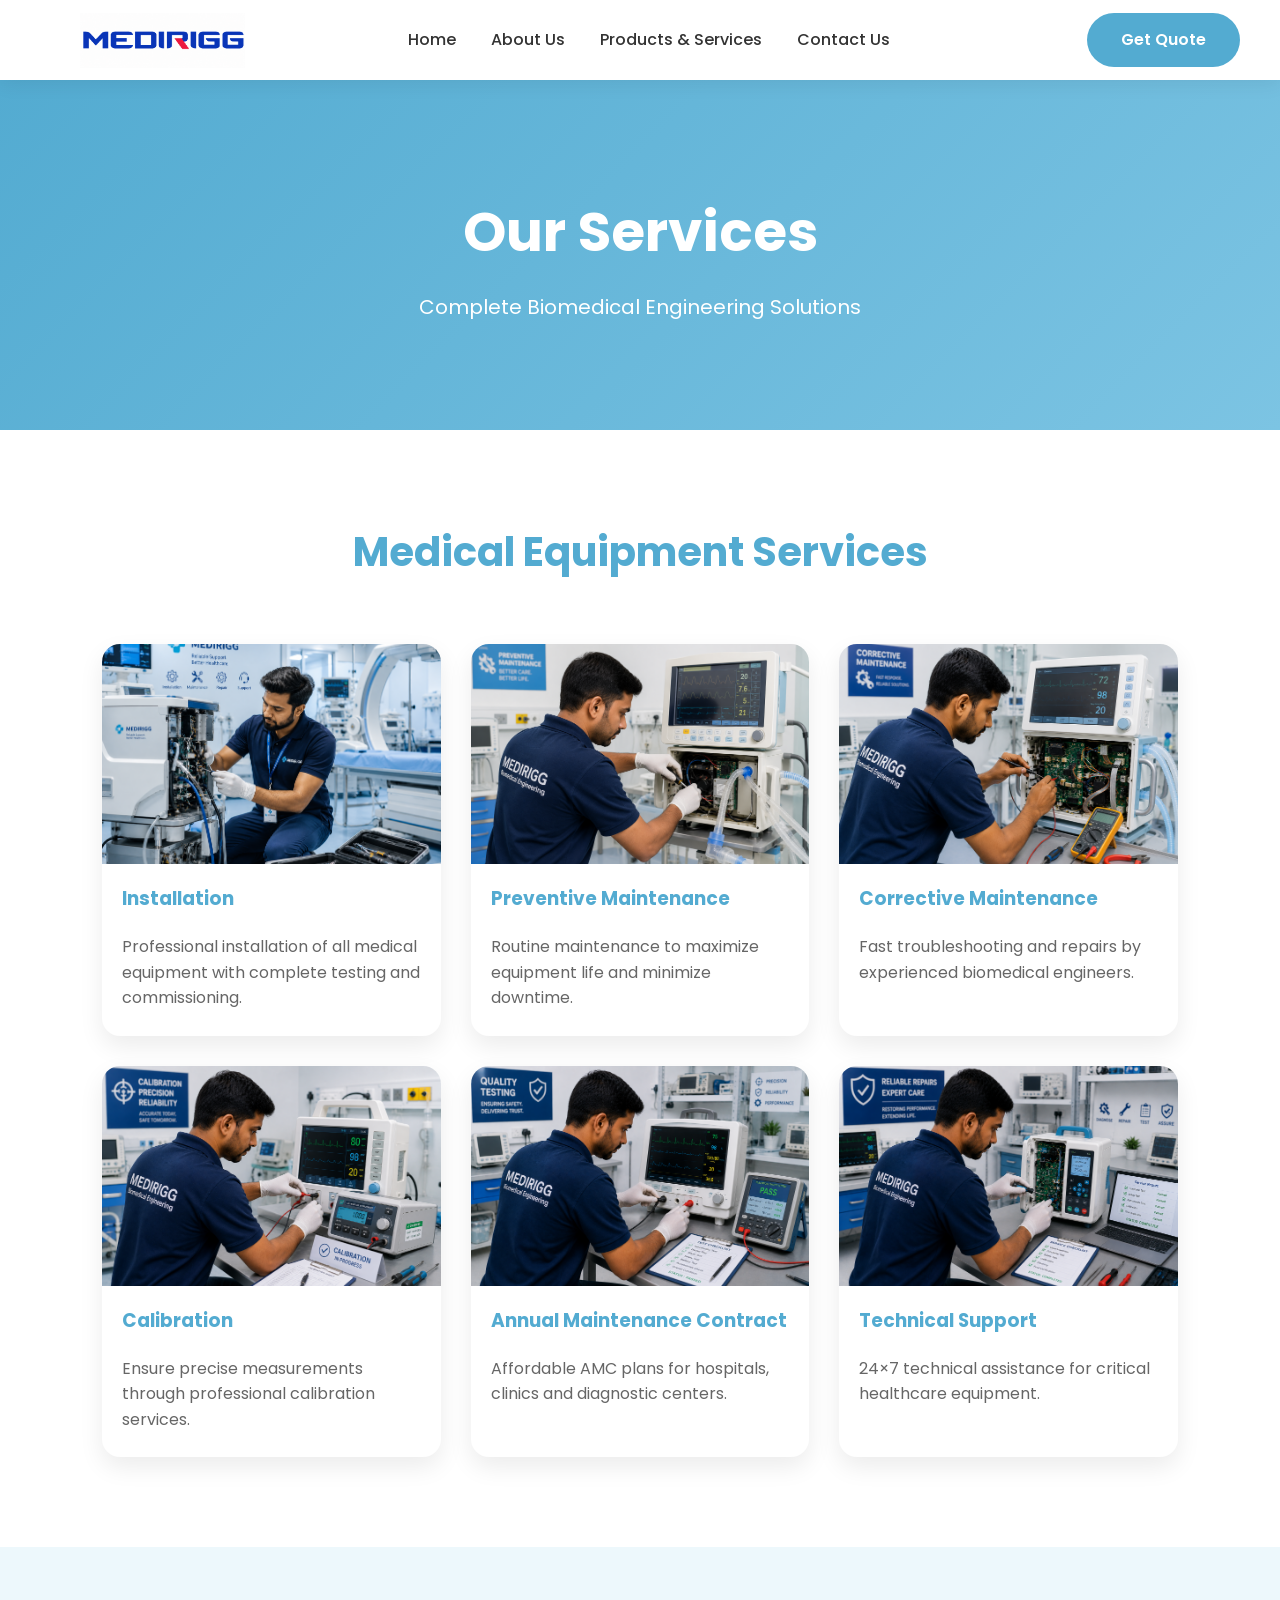
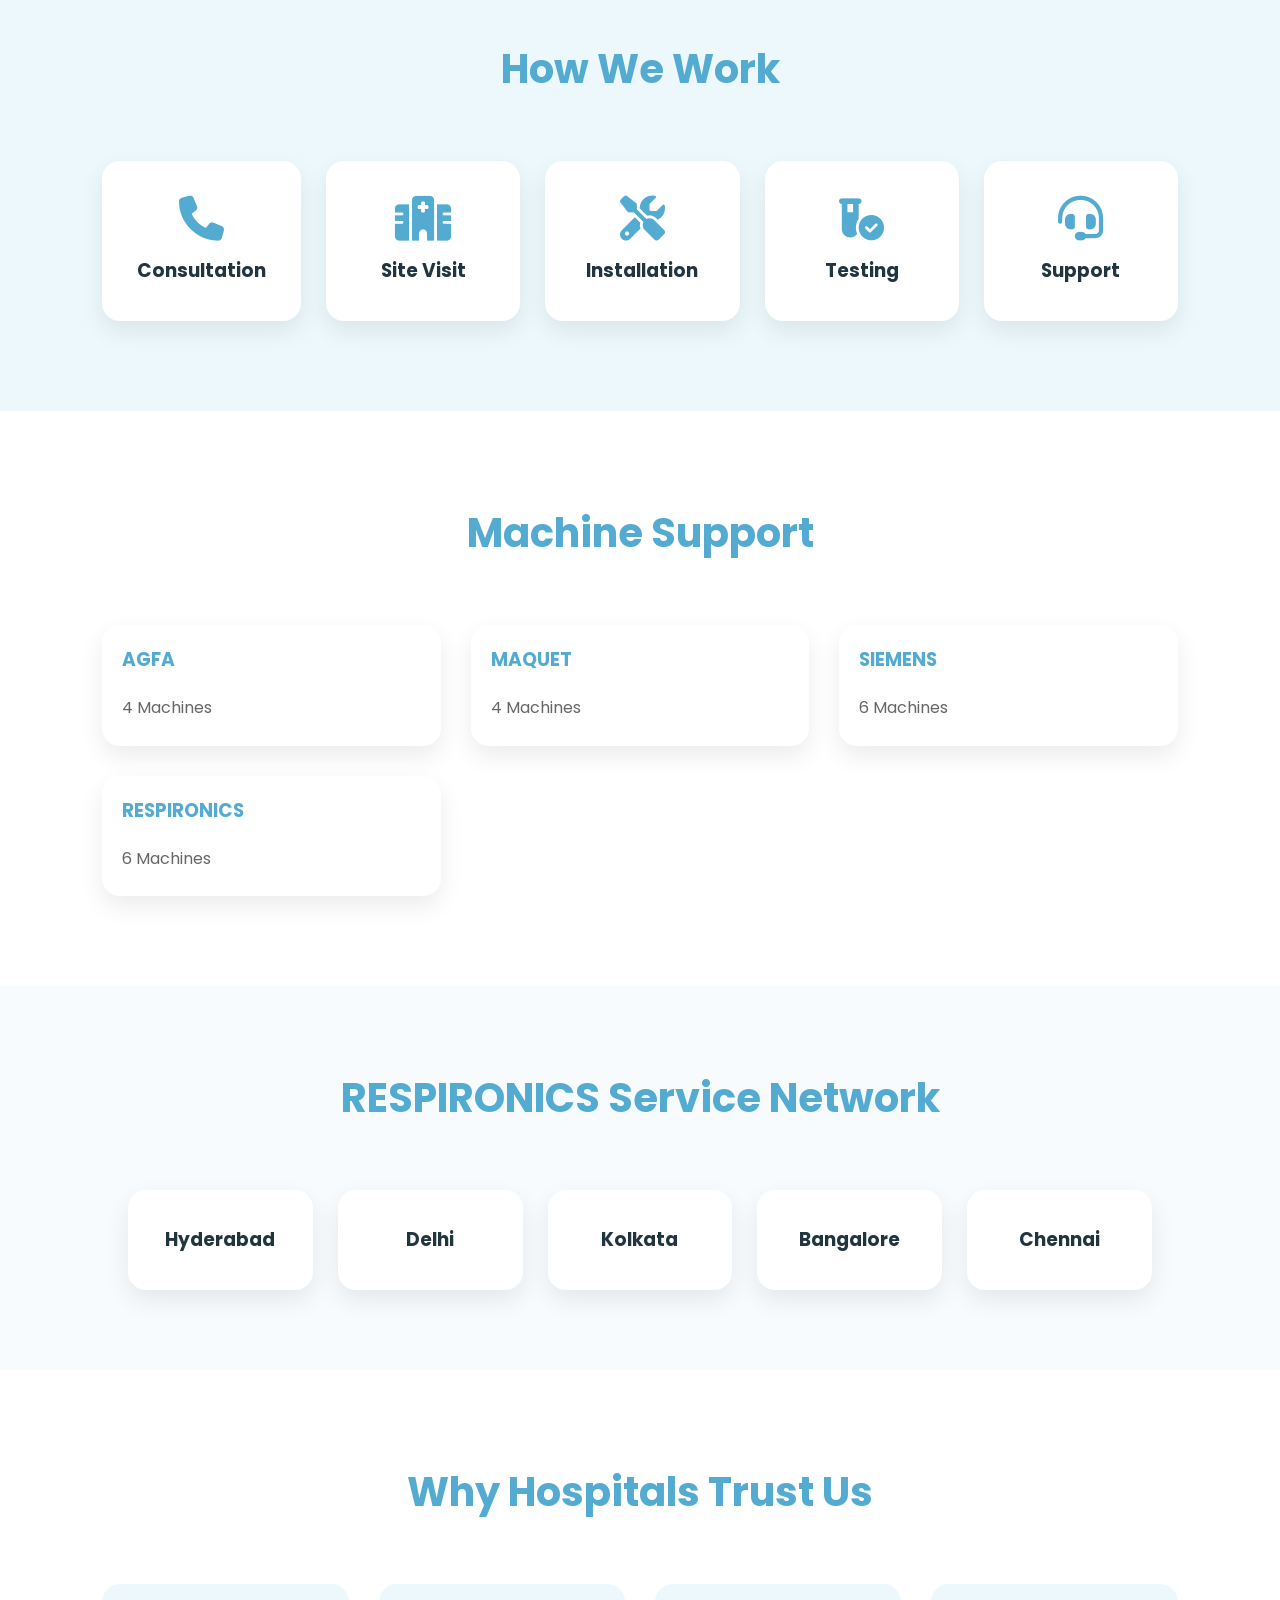
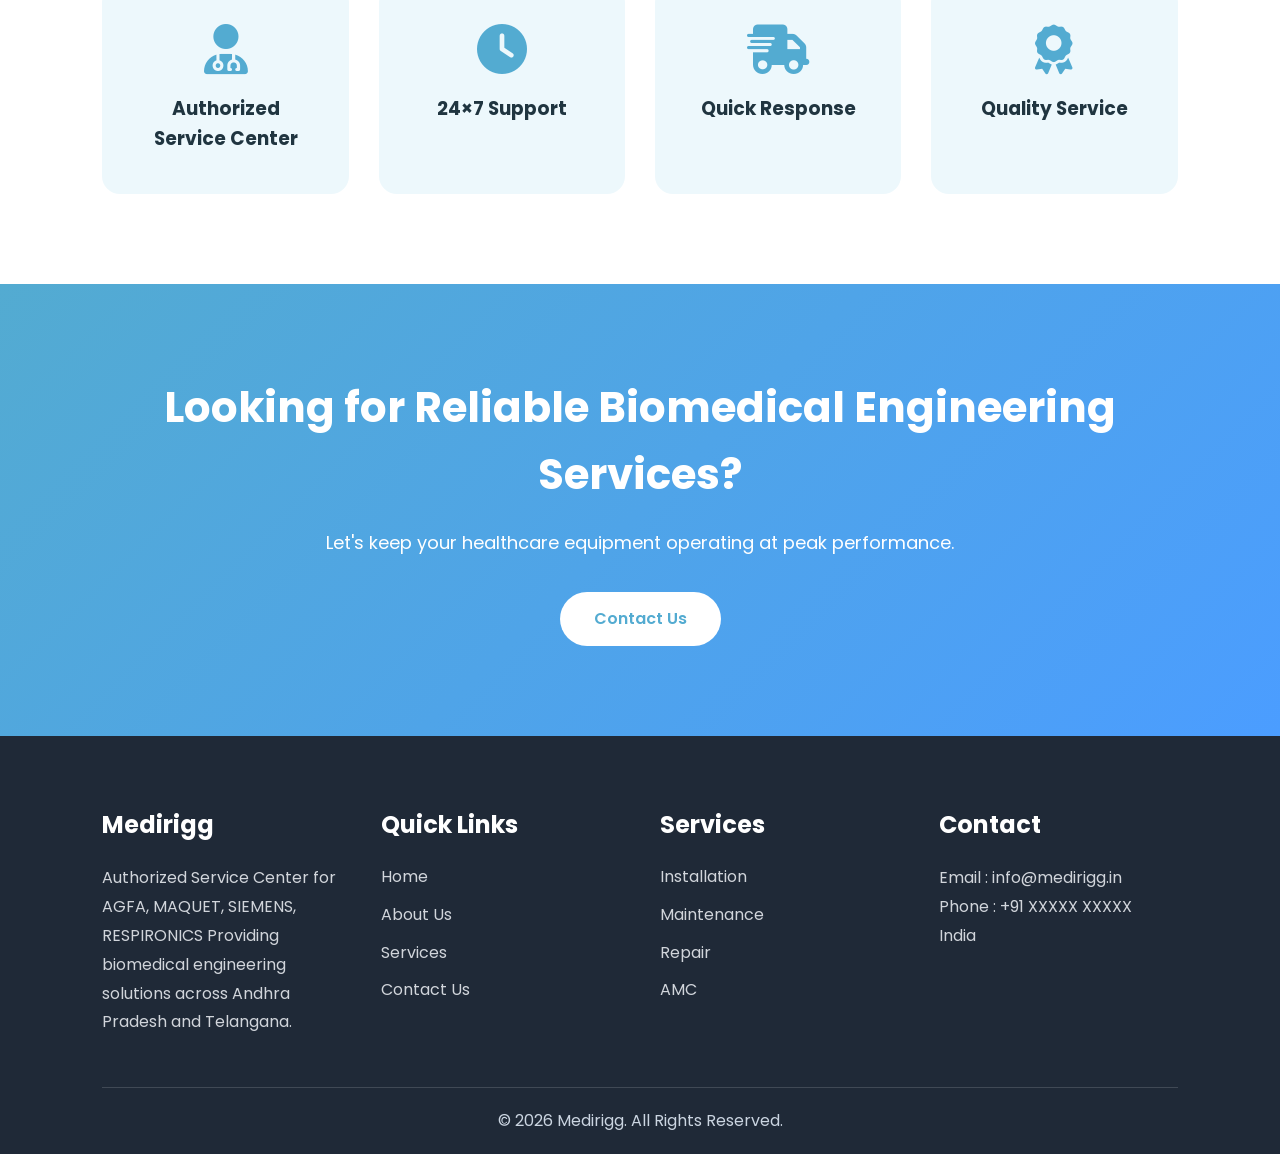
<file: services.html>
<!DOCTYPE html>
<html lang="en">

<head>

<meta charset="UTF-8">
<meta name="viewport" content="width=device-width, initial-scale=1.0">

<title>Services | Medirigg</title>

<link href="https://fonts.googleapis.com/css2?family=Poppins:wght@300;400;500;600;700&display=swap" rel="stylesheet">

<link rel="stylesheet" href="https://cdnjs.cloudflare.com/ajax/libs/font-awesome/6.6.0/css/all.min.css">

<link rel="stylesheet" href="style.css">

</head>

<body>

<header>

 <nav class="navbar">

<div class="logo">
    <a href="index.html">
        <img src="images/logo.png" alt="Medirigg Logo">
    </a>
</div>

    <ul class="nav-links" id="navLinks">

        <li><a href="index.html">Home</a></li>

        <li><a href="about.html">About Us</a></li>
<li class="dropdown">
    <a href="#">Products & Services</a>

    <ul class="dropdown-menu">

        <li class="dropdown-sub">
            <a href="services.html">Services ▸</a>

            <ul class="dropdown-submenu">
                <li><a href="siemens.html">Siemens</a></li>
                <li><a href="agfa.html">AGFA</a></li>
                <li><a href="maquet.html">MAQUET</a></li>
                <li><a href="respironics.html">RESPIRONICS</a></li>
            </ul>

        </li>

        <li><a href="sales.html">Sales</a></li>

    </ul>
</li>

        <li><a href="contact.html">Contact Us</a></li>

        <li>
            <a href="contact.html" class="mobile-btn">
                Get Quote
            </a>
        </li>

    </ul>

    <a href="contact.html" class="btn desktop-btn">
        Get Quote
    </a>

    <div class="hamburger" id="hamburger">

        <span></span>

        <span></span>

        <span></span>

    </div>

</nav>

</header>



<!-- Banner -->

<section class="page-banner">

<h1>Our Services</h1>

<p>Complete Biomedical Engineering Solutions</p>

</section>



<!-- Services -->

<section class="services-page">

<h2 class="section-title">

Medical Equipment Services

</h2>

<div class="service-grid">


<div class="service-box">

<img src="images/service1.jpg">

<h3>Installation</h3>

<p>

Professional installation of all medical
equipment with complete testing and commissioning.

</p>

</div>



<div class="service-box">

<img src="images/service2.jpg">

<h3>Preventive Maintenance</h3>

<p>

Routine maintenance to maximize equipment
life and minimize downtime.

</p>

</div>



<div class="service-box">

<img src="images/service3.jpg">

<h3>Corrective Maintenance</h3>

<p>

Fast troubleshooting and repairs by
experienced biomedical engineers.

</p>

</div>



<div class="service-box">

<img src="images/service4.jpg">

<h3>Calibration</h3>

<p>

Ensure precise measurements through
professional calibration services.

</p>

</div>



<div class="service-box">

<img src="images/service5.jpg">

<h3>Annual Maintenance Contract</h3>

<p>

Affordable AMC plans for hospitals,
clinics and diagnostic centers.

</p>

</div>



<div class="service-box">

<img src="images/service6.jpg">

<h3>Technical Support</h3>

<p>

24×7 technical assistance for
critical healthcare equipment.

</p>

</div>

</div>

</section>



<!-- Process -->

<section class="process">

<h2 class="section-title">

How We Work

</h2>

<div class="process-grid">

<div class="process-card">

<i class="fa-solid fa-phone"></i>

<h3>Consultation</h3>

</div>

<div class="process-card">

<i class="fa-solid fa-hospital"></i>

<h3>Site Visit</h3>

</div>

<div class="process-card">

<i class="fa-solid fa-screwdriver-wrench"></i>

<h3>Installation</h3>

</div>

<div class="process-card">

<i class="fa-solid fa-vial-circle-check"></i>

<h3>Testing</h3>

</div>

<div class="process-card">

<i class="fa-solid fa-headset"></i>

<h3>Support</h3>

</div>

</div>

</section>

<section class="machine-support">

<h2 class="section-title">

Machine Support

</h2>

<div class="service-grid">

<div class="service-box">

<h3>AGFA</h3>

<p>4 Machines</p>

</div>

<div class="service-box">

<h3>MAQUET</h3>

<p>4 Machines</p>

</div>

<div class="service-box">

<h3>SIEMENS</h3>

<p>6 Machines</p>

</div>

<div class="service-box">

<h3>RESPIRONICS</h3>

<p>6 Machines</p>

</div>

</div>

</section>
<section class="network">

<h2 class="section-title">

RESPIRONICS Service Network

</h2>

<div class="process-grid">

<div class="process-card">

<h3>Hyderabad</h3>

</div>

<div class="process-card">

<h3>Delhi</h3>

</div>

<div class="process-card">

<h3>Kolkata</h3>

</div>

<div class="process-card">

<h3>Bangalore</h3>

</div>

<div class="process-card">

<h3>Chennai</h3>

</div>

</div>

</section>
<!-- Why Choose -->

<section class="hospital-section">

<h2 class="section-title">

Why Hospitals Trust Us

</h2>

<div class="hospital-grid">

<div class="hospital-card">

<i class="fa-solid fa-user-doctor"></i>

<h3>Authorized Service Center</h3>

</div>

<div class="hospital-card">

<i class="fa-solid fa-clock"></i>

<h3>24×7 Support</h3>

</div>

<div class="hospital-card">

<i class="fa-solid fa-truck-fast"></i>

<h3>Quick Response</h3>

</div>

<div class="hospital-card">

<i class="fa-solid fa-award"></i>

<h3>Quality Service</h3>

</div>

</div>

</section>



<section class="cta">

<h2>

Looking for Reliable Biomedical Engineering Services?

</h2>

<p>

Let's keep your healthcare equipment operating at peak performance.

</p>

<a href="contact.html" class="btn">

Contact Us

</a>

</section>


<footer id="contact">
    <div class="footer-container">

        <div class="footer-col">
            <h3>Medirigg</h3>
            <p>
                Authorized Service Center for
                AGFA, MAQUET, SIEMENS, RESPIRONICS
                Providing biomedical engineering solutions across Andhra Pradesh and Telangana.
            </p>
        </div>

        <div class="footer-col">
            <h3>Quick Links</h3>
            <a href="index.html">Home</a>
            <a href="about.html">About Us</a>
            <a href="services.html">Services</a>
            <a href="contact.html">Contact Us</a>
        </div>

        <div class="footer-col">
            <h3>Services</h3>
            <a href="#">Installation</a>
            <a href="#">Maintenance</a>
            <a href="#">Repair</a>
            <a href="#">AMC</a>
        </div>

        <div class="footer-col">
            <h3>Contact</h3>
            <p>Email : info@medirigg.in</p>
            <p>Phone : +91 XXXXX XXXXX</p>
            <p>India</p>
        </div>

    </div>

    <div class="copyright">
        © 2026 Medirigg. All Rights Reserved.
    </div>
</footer>

<script src="script.js"></script>

</body>

</html>
</file>
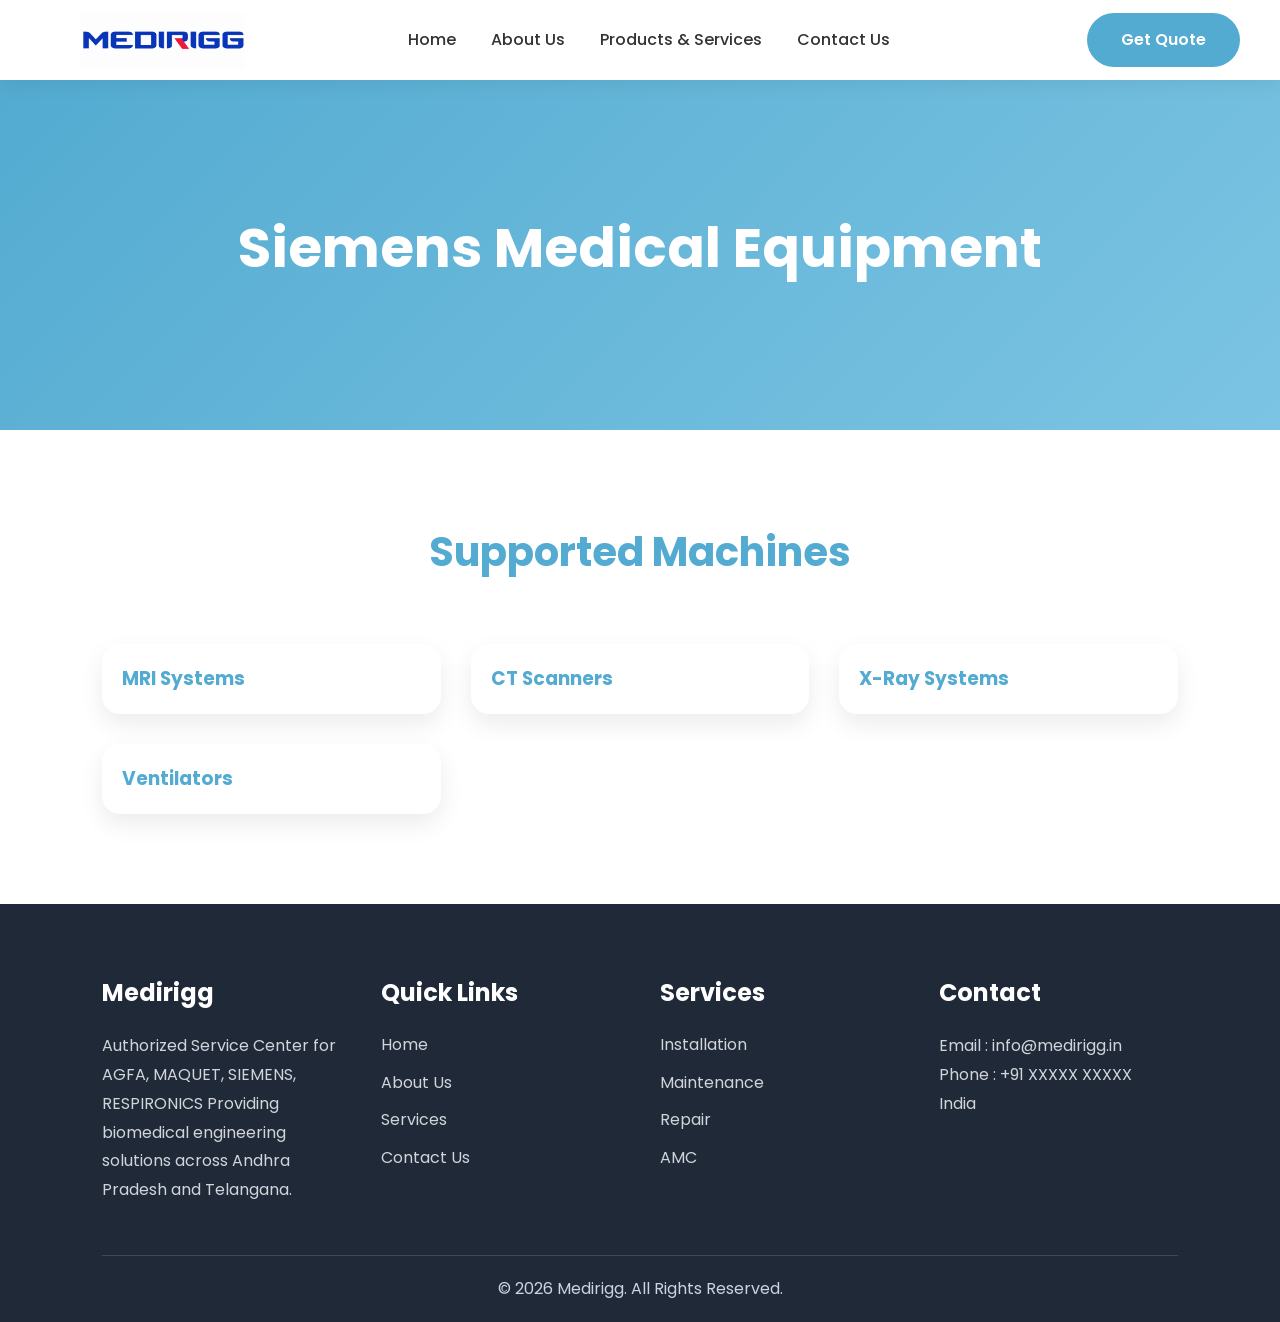
<file: siemens.html>
<!DOCTYPE html>
<html lang="en">
<head>
<meta charset="UTF-8">
<meta name="viewport" content="width=device-width, initial-scale=1.0">

<title>Siemens Services | Medirigg</title>

<link href="https://fonts.googleapis.com/css2?family=Poppins:wght@300;400;500;600;700&display=swap" rel="stylesheet">

<link rel="stylesheet" href="https://cdnjs.cloudflare.com/ajax/libs/font-awesome/6.6.0/css/all.min.css">

<link rel="stylesheet" href="style.css">
</head>

<body>


<header>

 <nav class="navbar">

<div class="logo">
    <a href="index.html">
        <img src="images/logo.png" alt="Medirigg Logo">
    </a>
</div>

    <ul class="nav-links" id="navLinks">

        <li><a href="index.html">Home</a></li>

        <li><a href="about.html">About Us</a></li>
<li class="dropdown">
    <a href="#">Products & Services</a>

    <ul class="dropdown-menu">

        <li class="dropdown-sub">
            <a href="services.html">Services ▸</a>

            <ul class="dropdown-submenu">
                <li><a href="siemens.html">Siemens</a></li>
                <li><a href="agfa.html">AGFA</a></li>
                <li><a href="maquet.html">MAQUET</a></li>
                <li><a href="respironics.html">RESPIRONICS</a></li>
            </ul>

        </li>

        <li><a href="sales.html">Sales</a></li>

    </ul>
</li>

        <li><a href="contact.html">Contact Us</a></li>

        <li>
            <a href="contact.html" class="mobile-btn">
                Get Quote
            </a>
        </li>

    </ul>

    <a href="contact.html" class="btn desktop-btn">
        Get Quote
    </a>

    <div class="hamburger" id="hamburger">

        <span></span>

        <span></span>

        <span></span>

    </div>

</nav>

</header>

<section class="page-banner">
<h1>Siemens Medical Equipment</h1>
</section>

<section class="services-page">

<h2 class="section-title">Supported Machines</h2>

<div class="service-grid">

<div class="service-box">
    <h3>MRI Systems</h3>
</div>

<div class="service-box">
    <h3>CT Scanners</h3>
</div>

<div class="service-box">
    <h3>X-Ray Systems</h3>
</div>

<div class="service-box">
    <h3>Ventilators</h3>
</div>

</div>

</section>
<footer id="contact">
    <div class="footer-container">

        <div class="footer-col">
            <h3>Medirigg</h3>
            <p>
                Authorized Service Center for
                AGFA, MAQUET, SIEMENS, RESPIRONICS
                Providing biomedical engineering solutions across Andhra Pradesh and Telangana.
            </p>
        </div>

        <div class="footer-col">
            <h3>Quick Links</h3>
            <a href="index.html">Home</a>
            <a href="about.html">About Us</a>
            <a href="services.html">Services</a>
            <a href="contact.html">Contact Us</a>
        </div>

        <div class="footer-col">
            <h3>Services</h3>
            <a href="#">Installation</a>
            <a href="#">Maintenance</a>
            <a href="#">Repair</a>
            <a href="#">AMC</a>
        </div>

        <div class="footer-col">
            <h3>Contact</h3>
            <p>Email : info@medirigg.in</p>
            <p>Phone : +91 XXXXX XXXXX</p>
            <p>India</p>
        </div>

    </div>

    <div class="copyright">
        © 2026 Medirigg. All Rights Reserved.
    </div>
</footer>
<script src="script.js"></script>
</body>
</html>
</file>
<file: style.css>
/* ==========================
   GOOGLE FONT & RESET
========================== */

* {
    margin: 0;
    padding: 0;
    box-sizing: border-box;
}

html {
    scroll-behavior: smooth;
}

body {
    font-family: 'Poppins', sans-serif;
    color: #203540;
    background: #ffffff;
    line-height: 1.6;
}

img {
    width: 100%;
    display: block;
}

a {
    text-decoration: none;
}

ul {
    list-style: none;
}

section {
    padding: 90px 8%;
}

.section-title {
    text-align: center;
    font-size: 40px;
    font-weight: 700;
    margin-bottom: 60px;
    color: #53ABD1;
}


/* ==========================
   BUTTON
========================== */

.btn,
.hero-btn {

    display: inline-block;
    padding: 14px 34px;
    border-radius: 40px;
    background: #53ABD1;
    color: #fff;
    font-weight: 600;
    transition: .3s;
}

.btn:hover,
.hero-btn:hover {

    background:#4297bb;
    transform: translateY(-3px);

}


/* ==========================
   NAVBAR
========================== */

header {

    width: 100%;
    position: fixed;
    top: 0;
    left: 0;
    background: #fff;
    box-shadow: 0 2px 20px rgba(0,0,0,.08);
    z-index: 1000;

}

.navbar {

    max-width: 1200px;
    margin: auto;

    height: 80px;

    display: flex;
    justify-content: space-between;
    align-items: center;

}

.logo h2 {

    color: #53ABD1;
    font-size: 32px;
    font-weight: 700;

}

.nav-links {

    display: flex;
    gap: 35px;

}

.nav-links a {

    color: #333;
    font-weight: 500;
    transition: .3s;

}

.nav-links a:hover {

    color: #53ABD1;

}


/* ==========================
   HERO
========================== */

.hero {

    min-height: 100vh;

    display: flex;
    align-items: center;

    background:

    linear-gradient(
        rgba(240,248,255,.95),
        rgba(255,255,255,.95)
    );

    padding-top: 100px;

}

.hero-content {

    max-width: 1200px;
    margin: auto;

    display: grid;
    grid-template-columns: repeat(2,1fr);

    gap: 60px;
    align-items: center;

}

.hero-text h1 {

    font-size: 56px;
    line-height: 1.15;
    font-weight: 700;
    margin-bottom: 25px;

}

.hero-text p {

    color: #6D7F88;
    font-size: 18px;
    margin-bottom: 35px;

}

.hero-image img {

    border-radius: 20px;
    box-shadow: 0 20px 40px rgba(0,0,0,.15);

}


/* Floating animation */

.hero-image {

    animation: floatImage 3s ease-in-out infinite;

}

@keyframes floatImage {

    0%{
        transform: translateY(0);
    }

    50%{
        transform: translateY(-15px);
    }

    100%{
        transform: translateY(0);
    }

}
/* ==========================
   ABOUT SECTION
========================== */

.about {
    background: #EDF8FC;
}

.about-container {
    max-width: 1200px;
    margin: auto;

    display: grid;
    grid-template-columns: repeat(2, 1fr);
    gap: 70px;
    align-items: center;
}

.about-image img {
    border-radius: 20px;
    box-shadow: 0 20px 40px rgba(0,0,0,.12);
}

.about-content h2 {
    font-size: 42px;
    color: #53ABD1;
    margin-bottom: 20px;
}

.about-content p {
    font-size: 17px;
    color: #555;
    margin-bottom: 30px;
    line-height: 1.8;
}


/* ==========================
   SERVICES
========================== */

.services {
    background: #ffffff;
}

.service-container {

    max-width: 1200px;
    margin: auto;

    display: grid;
    grid-template-columns: repeat(3,1fr);
    gap: 30px;

}

.service-card {

    background: #fff;
    padding: 45px 30px;
    border-radius: 20px;
    text-align: center;

    box-shadow: 0 12px 30px rgba(0,0,0,.08);

    transition: .4s;

}

.service-card:hover {

    transform: translateY(-10px);

    box-shadow: 0 20px 40px rgba(11,110,253,.20);

}

.service-card i {

    font-size: 60px;
    color: #53ABD1;
    margin-bottom: 25px;

}

.service-card h3 {

    font-size: 26px;
    margin-bottom: 15px;

}

.service-card p {

    color: #6D7F88;
    line-height: 1.8;

}


/* ==========================
   WHY CHOOSE US
========================== */

.why {

    background: #EDF8FC;

}

.why-container {

    max-width: 1200px;
    margin: auto;

    display: grid;
    grid-template-columns: repeat(2,1fr);

    gap: 70px;
    align-items: center;

}

.why-image img {

    border-radius: 20px;

    box-shadow: 0 20px 40px rgba(0,0,0,.15);

}

.why-content h2 {

    font-size: 42px;

    color: #53ABD1;

    margin-bottom: 30px;

}

.why-content ul li {

    font-size: 18px;

    margin-bottom: 20px;

    color: #444;

    padding-left: 35px;

    position: relative;

}

.why-content ul li::before {

    content: "✔";

    position: absolute;

    left: 0;

    color: #53ABD1;

    font-size: 20px;

    font-weight: bold;

}
/* ==========================
   STATISTICS
========================== */

.stats {

    background: #53ABD1;
    color: #fff;

    display: grid;
    grid-template-columns: repeat(4,1fr);

    gap: 30px;

    text-align: center;
}

.stat-box {

    padding: 30px 20px;
}

.stat-box h2 {

    font-size: 48px;
    font-weight: 700;
    margin-bottom: 10px;
}

.stat-box p {

    font-size: 18px;
    opacity: .9;
}


/* ==========================
   CTA SECTION
========================== */

.cta {

    background: linear-gradient(135deg,#53ABD1,#4b9dff);

    color: #fff;

    text-align: center;
}

.cta h2 {

    font-size: 42px;
    margin-bottom: 20px;
}

.cta p {

    max-width: 700px;
    margin: auto;
    margin-bottom: 35px;

    font-size: 18px;
}

.cta .btn {

    background: #fff;
    color: #53ABD1;
}

.cta .btn:hover {

    background: #f2f2f2;
}


/* ==========================
   FOOTER
========================== */

footer {

    background: #1f2937;
    color: #fff;

    padding: 70px 8% 20px;
}

.footer-container {

    max-width: 1200px;
    margin: auto;

    display: grid;
    grid-template-columns: repeat(4,1fr);

    gap: 40px;
}

.footer-col h3 {

    margin-bottom: 20px;
    font-size: 24px;
}

.footer-col p {

    color: #d1d5db;
    line-height: 1.8;
}

.footer-col a {

    display: block;
    color: #d1d5db;
    margin-bottom: 12px;
    transition: .3s;
}

.footer-col a:hover {

    color: #fff;
    padding-left: 6px;
}

.copyright {

    border-top: 1px solid rgba(255,255,255,.15);

    margin-top: 50px;
    padding-top: 20px;

    text-align: center;
    color: #cbd5e1;
}


/* ==========================
   RESPONSIVE
========================== */

@media(max-width:992px){

.hero-content,
.about-container,
.why-container{

grid-template-columns:1fr;

text-align:center;

}

.hero-text h1{

font-size:42px;

}

.service-container{

grid-template-columns:repeat(2,1fr);

}

.stats{

grid-template-columns:repeat(2,1fr);

}

.footer-container{

grid-template-columns:repeat(2,1fr);

}

.navbar{

padding:0 20px;

}

}


@media(max-width:768px){

.nav-links{

display:none;

}

.hero{

padding-top:130px;

}

.hero-text h1{

font-size:34px;

}

.section-title{

font-size:32px;

}

.about-content h2,
.why-content h2,
.cta h2{

font-size:32px;

}

.service-container{

grid-template-columns:1fr;

}

.stats{

grid-template-columns:1fr;

}

.footer-container{

grid-template-columns:1fr;

text-align:center;

}

section{

padding:70px 20px;

}

.logo h2{

font-size:28px;

}

.btn,
.hero-btn{

padding:12px 28px;

}

}

/*=========================
ABOUT PAGE
=========================*/

.page-banner{

height:350px;

background:linear-gradient(135deg,#53ABD1,#7CC4E3);

display:flex;

flex-direction:column;

justify-content:center;

align-items:center;

color:white;

text-align:center;

margin-top:80px;

}

.page-banner h1{

font-size:55px;

margin-bottom:15px;

}

.page-banner p{

font-size:20px;

}


.about-page{

background:#fff;

}


.mission{

background:#EDF8FC;

padding:90px 8%;

}


.mission-box{

max-width:1200px;

margin:auto;

display:grid;

grid-template-columns:repeat(3,1fr);

gap:30px;

}


.mission-card{

background:white;

padding:40px;

text-align:center;

border-radius:18px;

box-shadow:0 10px 30px rgba(0,0,0,.08);

transition:.4s;

}


.mission-card:hover{

transform:translateY(-10px);

}


.mission-card i{

font-size:55px;

color:#53ABD1;

margin-bottom:20px;

}


.mission-card h3{

font-size:28px;

margin-bottom:15px;

}


.mission-card p{

color:#666;

line-height:1.8;

}


.active{

color:#53ABD1 !important;

font-weight:600;

}


@media(max-width:768px){

.mission-box{

grid-template-columns:1fr;

}

.page-banner h1{

font-size:38px;

}

}


/*==========================
SERVICES PAGE
===========================*/

.services-page{
background:#fff;
}

.service-grid{

max-width:1200px;

margin:auto;

display:grid;

grid-template-columns:repeat(3,1fr);

gap:30px;

}

.service-box{

background:#fff;

border-radius:18px;

overflow:hidden;

box-shadow:0 10px 25px rgba(0,0,0,.08);

transition:.4s;

}

.service-box:hover{

transform:translateY(-10px);

}

.service-box img{

height:220px;

object-fit:cover;

}

.service-box h3{

padding:20px;

color:#53ABD1;

}

.service-box p{

padding:0 20px 25px;

color:#666;

}


.process{

background:#EDF8FC;

}

.process-grid{

max-width:1200px;

margin:auto;

display:grid;

grid-template-columns:repeat(5,1fr);

gap:25px;

}

.process-card{

background:white;

padding:35px;

text-align:center;

border-radius:18px;

box-shadow:0 10px 25px rgba(0,0,0,.08);

}

.process-card i{

font-size:45px;

color:#53ABD1;

margin-bottom:15px;

}


.hospital-section{

background:white;

}

.hospital-grid{

max-width:1200px;

margin:auto;

display:grid;

grid-template-columns:repeat(4,1fr);

gap:30px;

}

.hospital-card{

background:#EDF8FC;

padding:40px;

text-align:center;

border-radius:18px;

transition:.4s;

}

.hospital-card:hover{

background:#53ABD1;

color:white;

}

.hospital-card:hover i{

color:white;

}

.hospital-card i{

font-size:50px;

color:#53ABD1;

margin-bottom:20px;

}

@media(max-width:992px){

.service-grid{

grid-template-columns:repeat(2,1fr);

}

.process-grid{

grid-template-columns:repeat(2,1fr);

}

.hospital-grid{

grid-template-columns:repeat(2,1fr);

}

}

@media(max-width:768px){

.service-grid,

.process-grid,

.hospital-grid{

grid-template-columns:1fr;

}

}


/*=========================
CONTACT PAGE
=========================*/

.contact-page{

background:#fff;

}

.contact-container{

max-width:1200px;

margin:auto;

display:grid;

grid-template-columns:1fr 1fr;

gap:60px;

}

.contact-info h2,
.contact-form h2{

font-size:36px;

color:#53ABD1;

margin-bottom:20px;

}

.contact-info p{

color:#666;

margin-bottom:30px;

}

.info-box{

display:flex;

align-items:flex-start;

margin-bottom:25px;

}

.info-box i{

font-size:28px;

color:#53ABD1;

margin-right:20px;

margin-top:5px;

}

.contact-form{

background:#EDF8FC;

padding:40px;

border-radius:20px;

}

.contact-form input,
.contact-form textarea{

width:100%;

padding:15px;

margin-bottom:20px;

border:1px solid #ddd;

border-radius:10px;

font-family:Poppins,sans-serif;

font-size:16px;

}

.contact-form textarea{

resize:none;

}

.contact-form button{

border:none;

cursor:pointer;

}

.faq{

background:#EDF8FC;

}

.faq-container{

max-width:1200px;

margin:auto;

display:grid;

grid-template-columns:repeat(2,1fr);

gap:30px;

}

.faq-card{

background:white;

padding:30px;

border-radius:18px;

box-shadow:0 10px 25px rgba(0,0,0,.08);

}

.faq-card h3{

color:#53ABD1;

margin-bottom:15px;

}

.faq-card p{

color:#666;

line-height:1.8;

}

@media(max-width:768px){

.contact-container{

grid-template-columns:1fr;

}

.faq-container{

grid-template-columns:1fr;

}

}

/*==========================
HAMBURGER MENU
==========================*/

.hamburger{

display:none;

flex-direction:column;

cursor:pointer;

gap:6px;

}

.hamburger span{

width:28px;

height:3px;

background:#53ABD1;

transition:.3s;

border-radius:5px;

}

.mobile-btn{

display:none;

}


/*==========================
MOBILE
==========================*/

@media(max-width:768px){

.desktop-btn{

display:none;

}

.hamburger{

display:flex;

}

.navbar{

padding:0 20px;

position:relative;

}

.nav-links{

position:absolute;

top:80px;

left:0;

width:100%;

background:#fff;

flex-direction:column;

align-items:center;

padding:25px 0;

gap:25px;

box-shadow:0 15px 25px rgba(0,0,0,.08);

display:none;

}

.nav-links.active{

display:flex;

}

.mobile-btn{

display:inline-block;

background:#53ABD1;

padding:12px 25px;

border-radius:30px;

color:white !important;

}

}

.logo img{
    padding-left: 40px;
    height:55px;
    width:auto;
}

.brand-grid{

display:grid;

grid-template-columns:repeat(4,1fr);

gap:30px;

margin-top:50px;

}

.brand-card{

background:#fff;

padding:30px;

border-radius:15px;

box-shadow:0 10px 25px rgba(0,0,0,.08);

text-align:center;

}

.brand-card img{

height:80px;

object-fit:contain;

margin:auto;

margin-bottom:20px;

}

.coverage-container{

display:grid;

grid-template-columns:1fr 1fr;

gap:50px;

align-items:center;

}

.coverage-image img{

border-radius:20px;

}

.coverage-content ul{

margin-top:20px;

padding-left:20px;

}

.coverage-content li{

margin-bottom:12px;

}

@media(max-width:768px){

.brand-grid{

grid-template-columns:1fr;

}

.coverage-container{

grid-template-columns:1fr;

}

}

/* MAIN DROPDOWN */
.dropdown {
    position: relative;
}
.dropdown-menu {
    position: absolute;
    top: 100%;
    left: 0;
    background: #fff;
    display: none;
    min-width: 200px;
    padding: 4px 0;      /* Reduces white space above and below */
    box-shadow: 0 10px 20px rgba(0,0,0,0.15);
    z-index: 999;
}

.dropdown-menu li {
    display: block;
}

.dropdown-menu li a {
    display: block;
    padding: 7px 15px;   
    color: #333;
    line-height: 1.3;
}

/* SHOW ON HOVER */
.dropdown:hover .dropdown-menu {
    display: block;
}

/* SUB MENU */
.dropdown-sub {
    position: relative;
}

.dropdown-submenu {
    position: absolute;
    top: 0;
    left: 100%;
    background: #fff;
    display: none;
    min-width: 180px;
    box-shadow: 0 10px 20px rgba(0,0,0,0.15);
}

.dropdown-sub:hover .dropdown-submenu {
    display: block;
}

/* ACTIVE PAGE HIGHLIGHT */
.nav-links a.active {
    color: #00aaff;
    font-weight: 600;
}
/* ==========================
   FIX DROPDOWN HOVER + MOBILE SUPPORT
========================== */

/* Ensure submenu works properly */
.dropdown-menu,
.dropdown-submenu {
    transition: all 0.2s ease;
}

/* Better spacing for submenu items */
.dropdown-menu a,
.dropdown-submenu a {
    white-space: nowrap;
}

/* Mobile fix - disable hover behavior */
@media (max-width: 768px) {

    .dropdown:hover .dropdown-menu {
        display: none;
    }

    .dropdown.active .dropdown-menu {
        display: block;
        position: static;
        box-shadow: none;
    }

    .dropdown-sub:hover .dropdown-submenu {
        display: none;
    }

    .dropdown-sub.active .dropdown-submenu {
        display: block;
        position: static;
        box-shadow: none;
        padding-left: 20px;
    }
}
/* ==========================
   RESPIRONICS SERVICE LOCATIONS
========================== */

.network {
    padding: 80px 10%;
    background: #f8fbfd;
    text-align: center;
}

.network .coverage-content {
    max-width: 900px;
    margin: 0 auto;
}

.network .coverage-content p {
    font-size: 17px;
    line-height: 1.8;
    color: #555;
    margin-bottom: 20px;
}

.network .coverage-content p strong {
    color: #0b5ed7;
    font-weight: 600;
}
</file>
